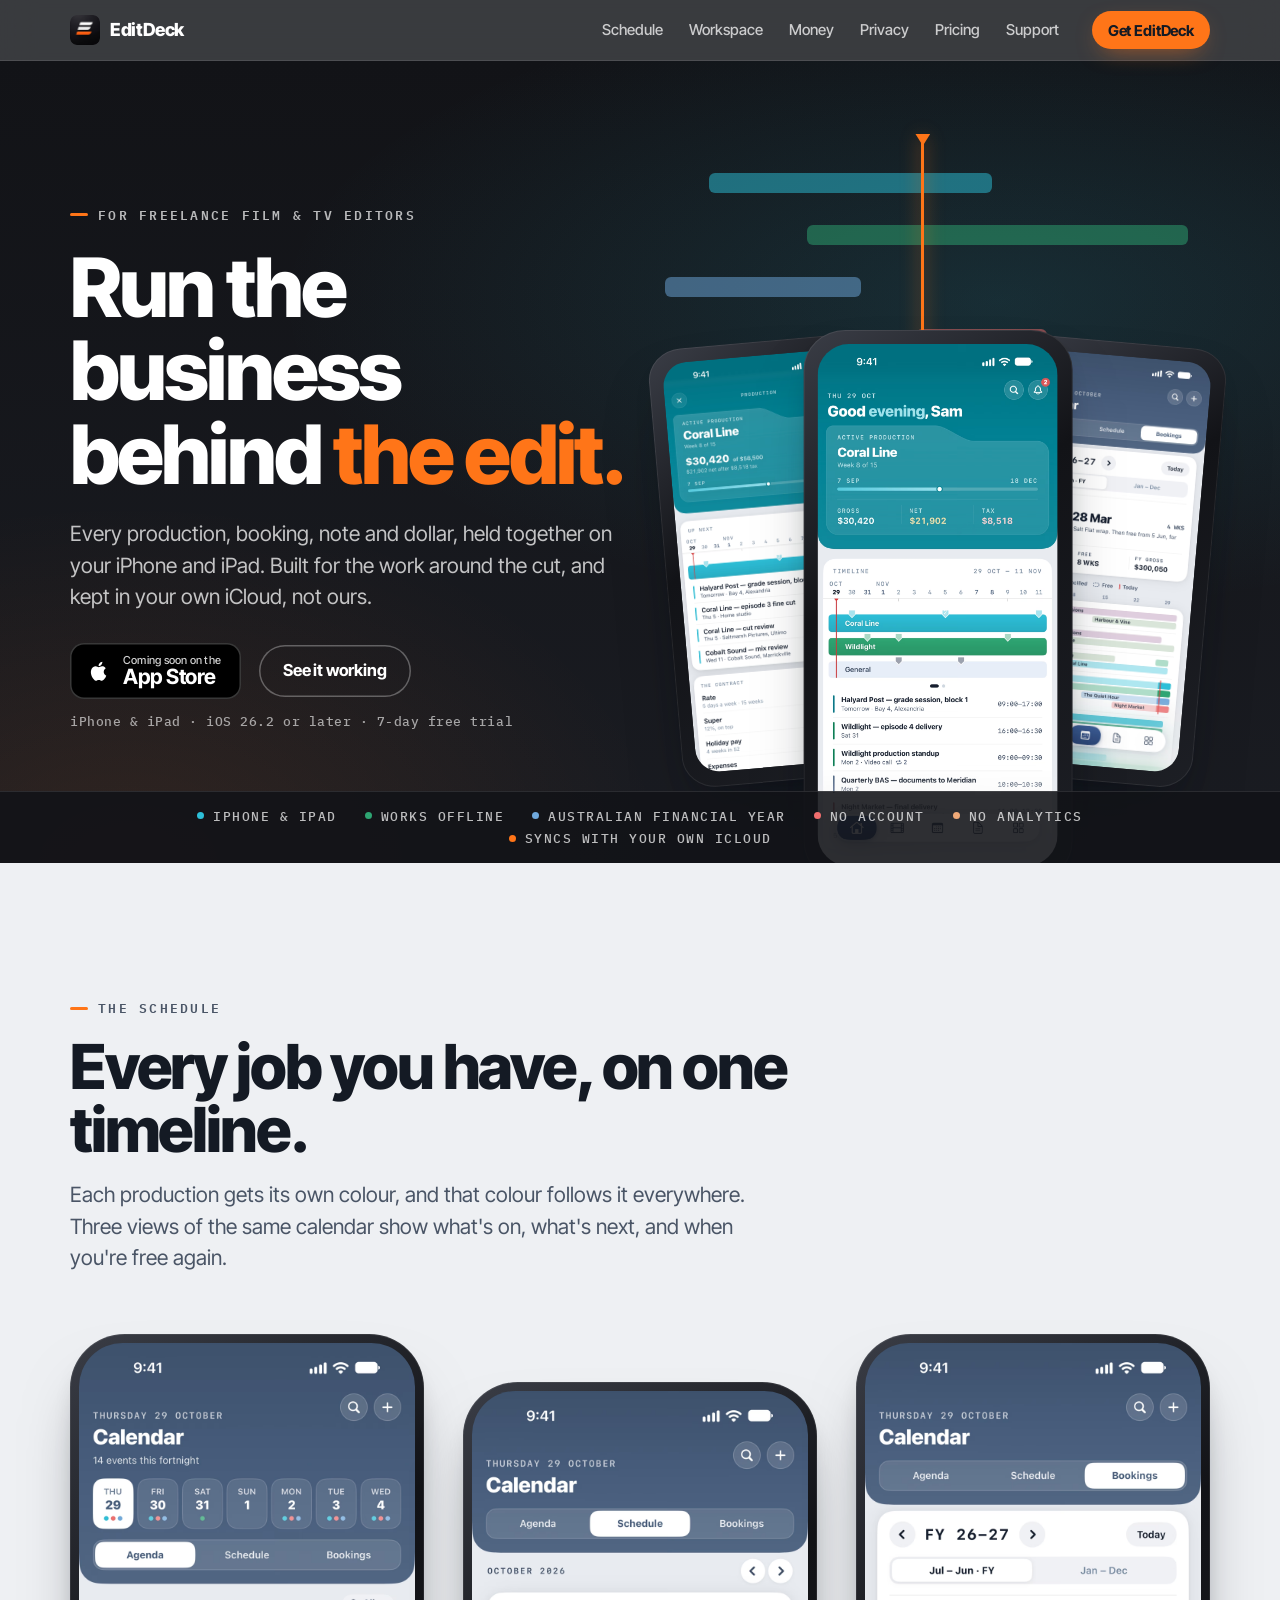
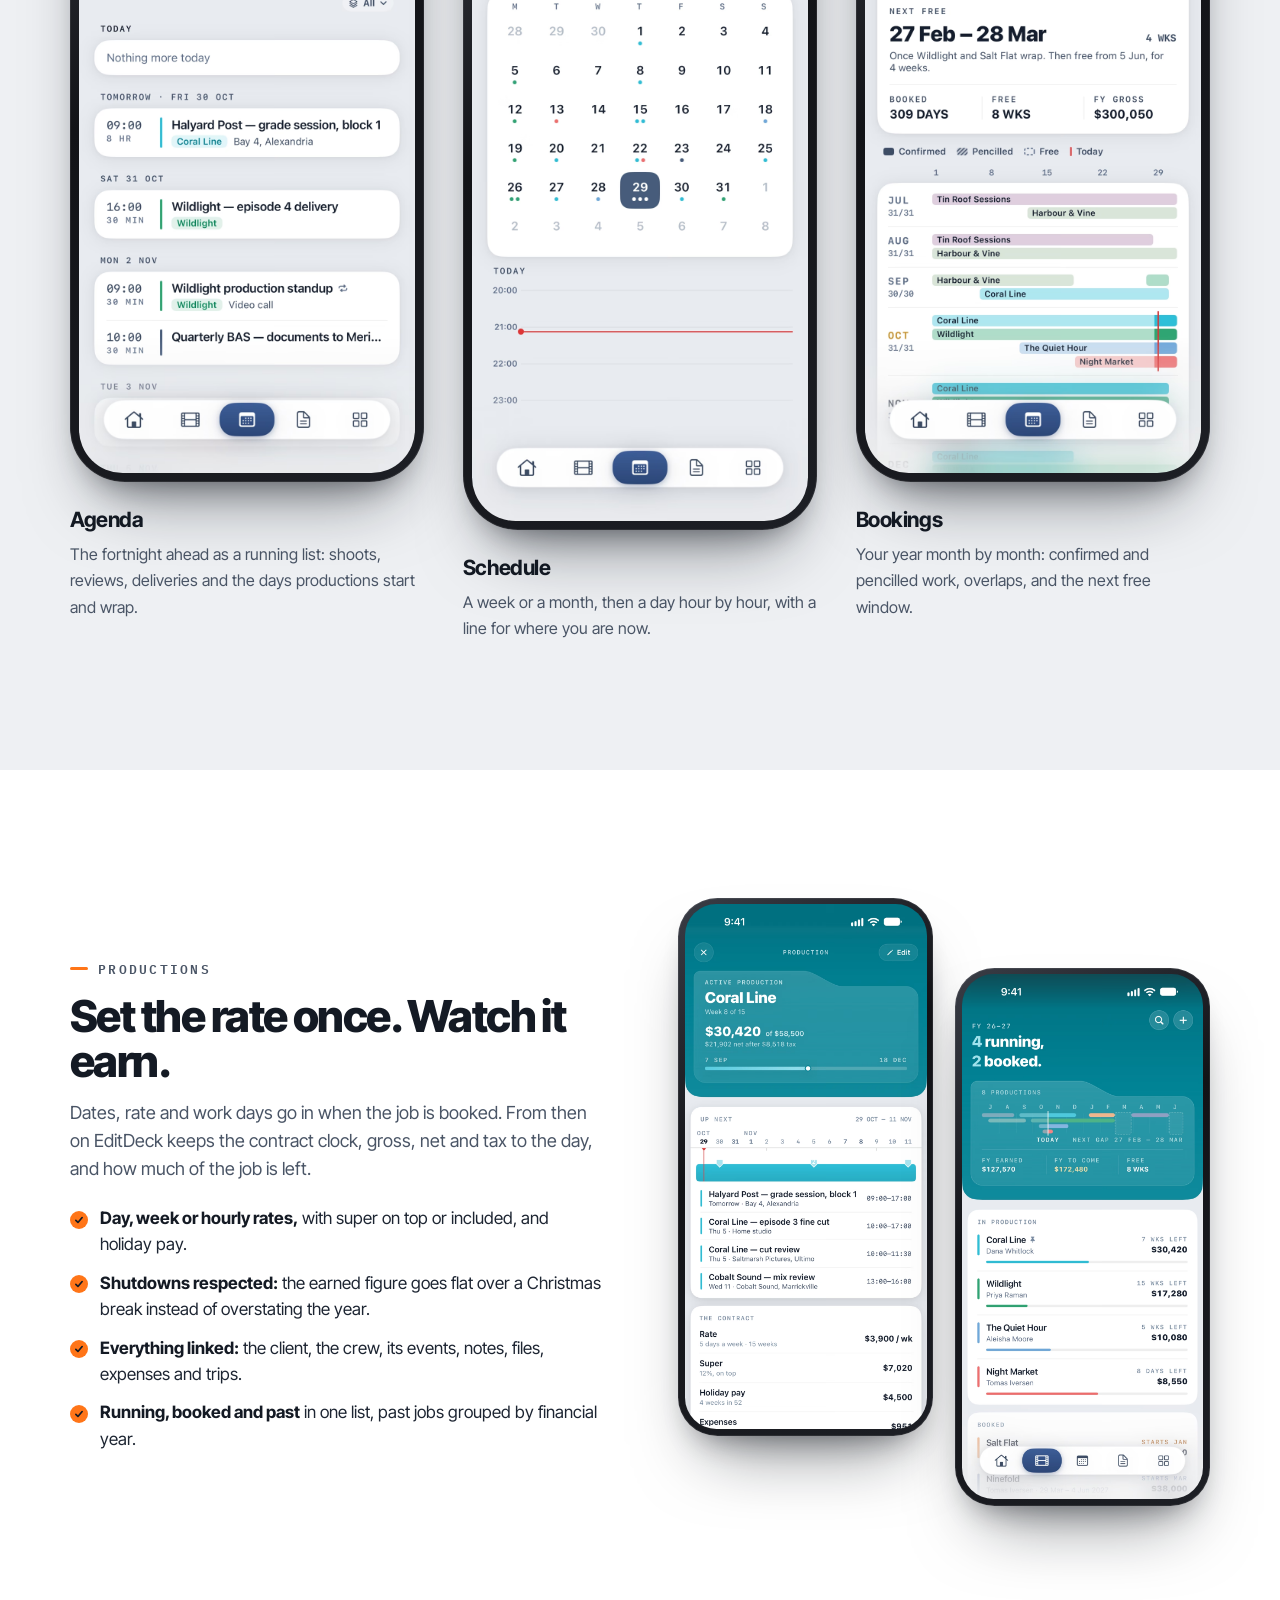
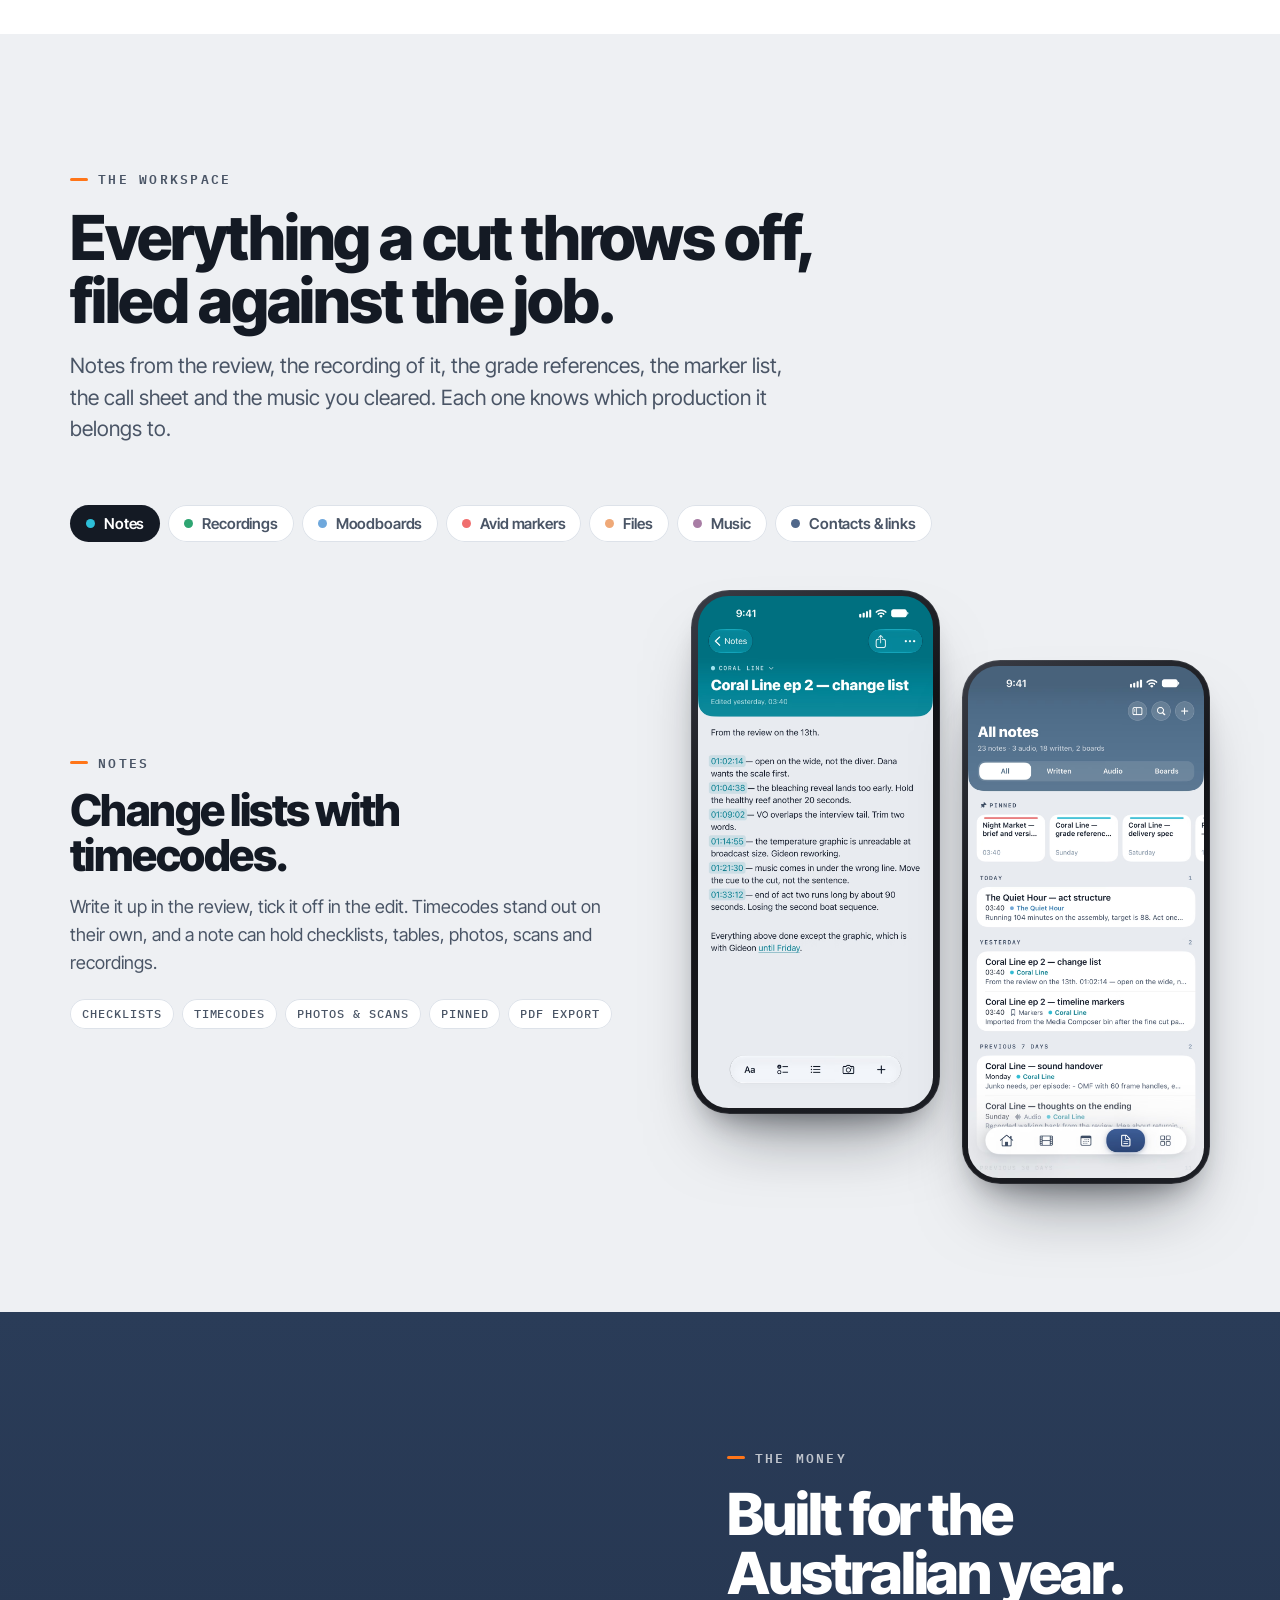
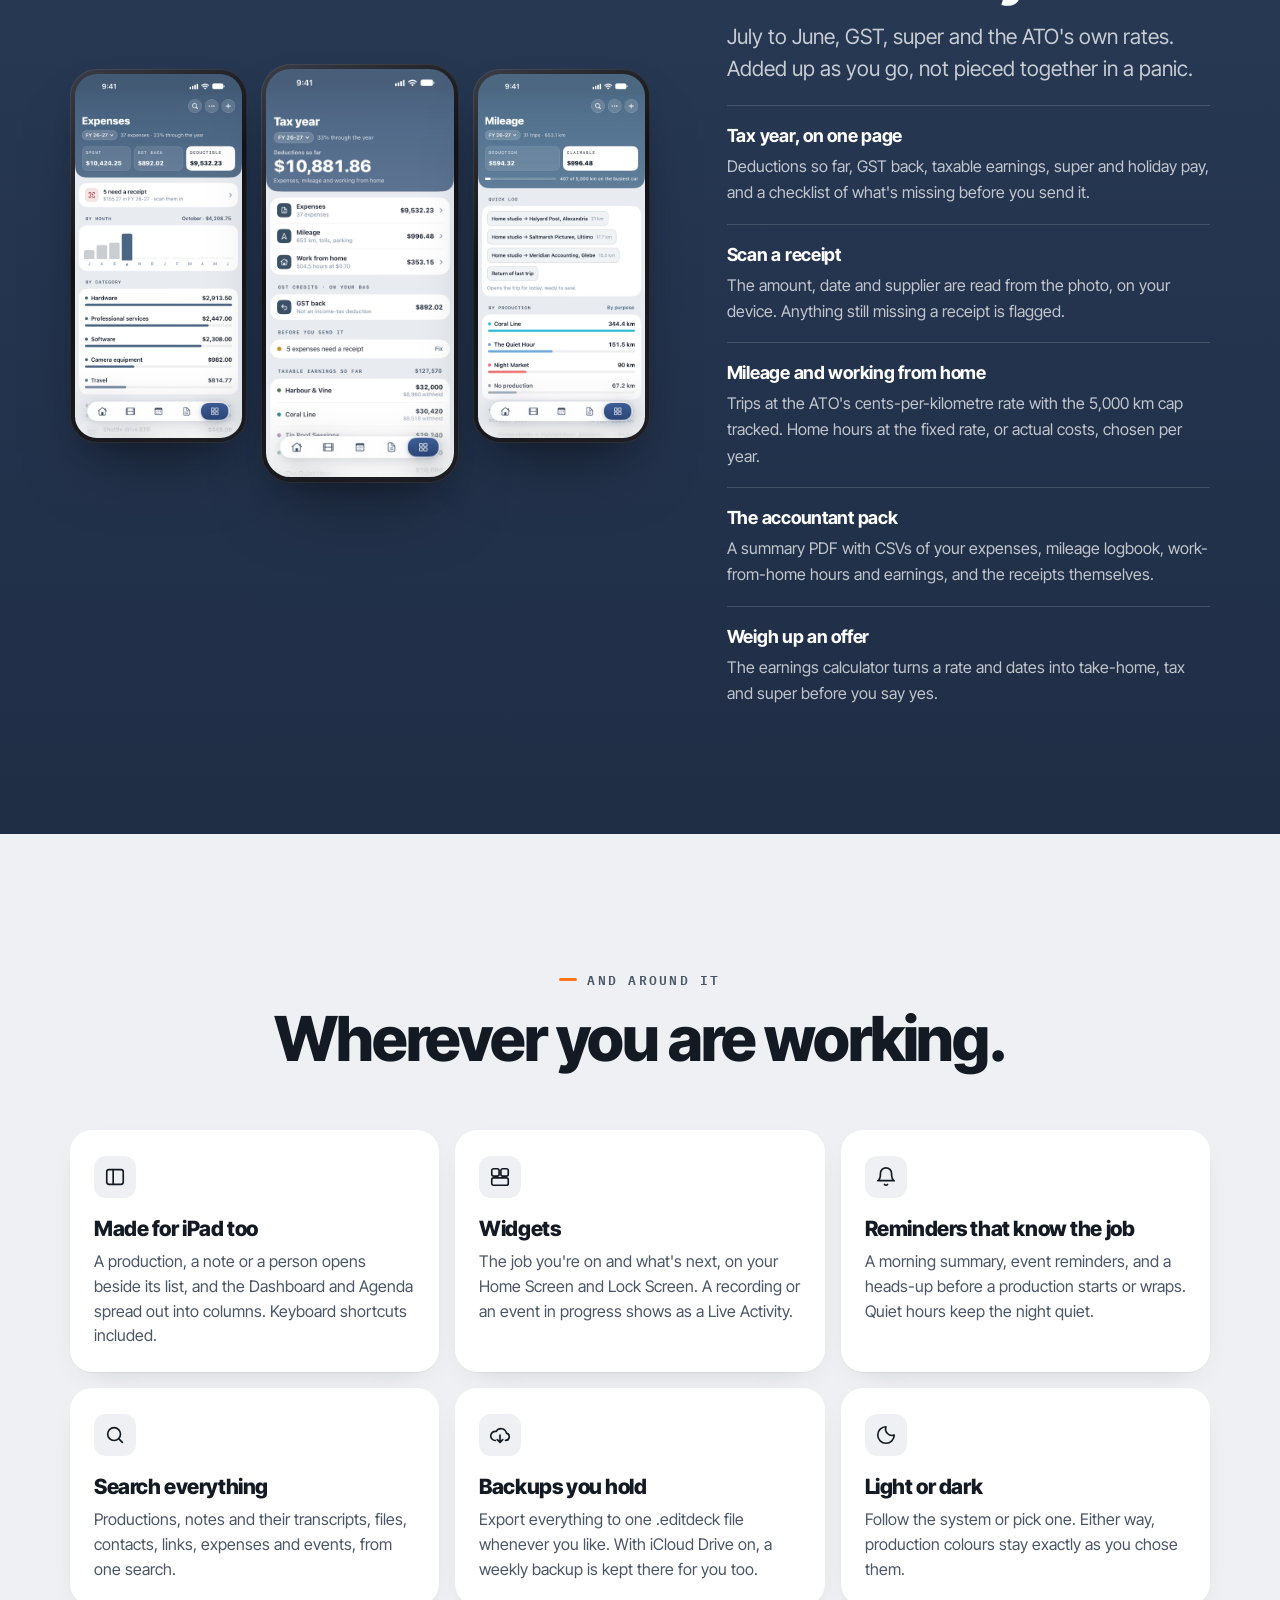
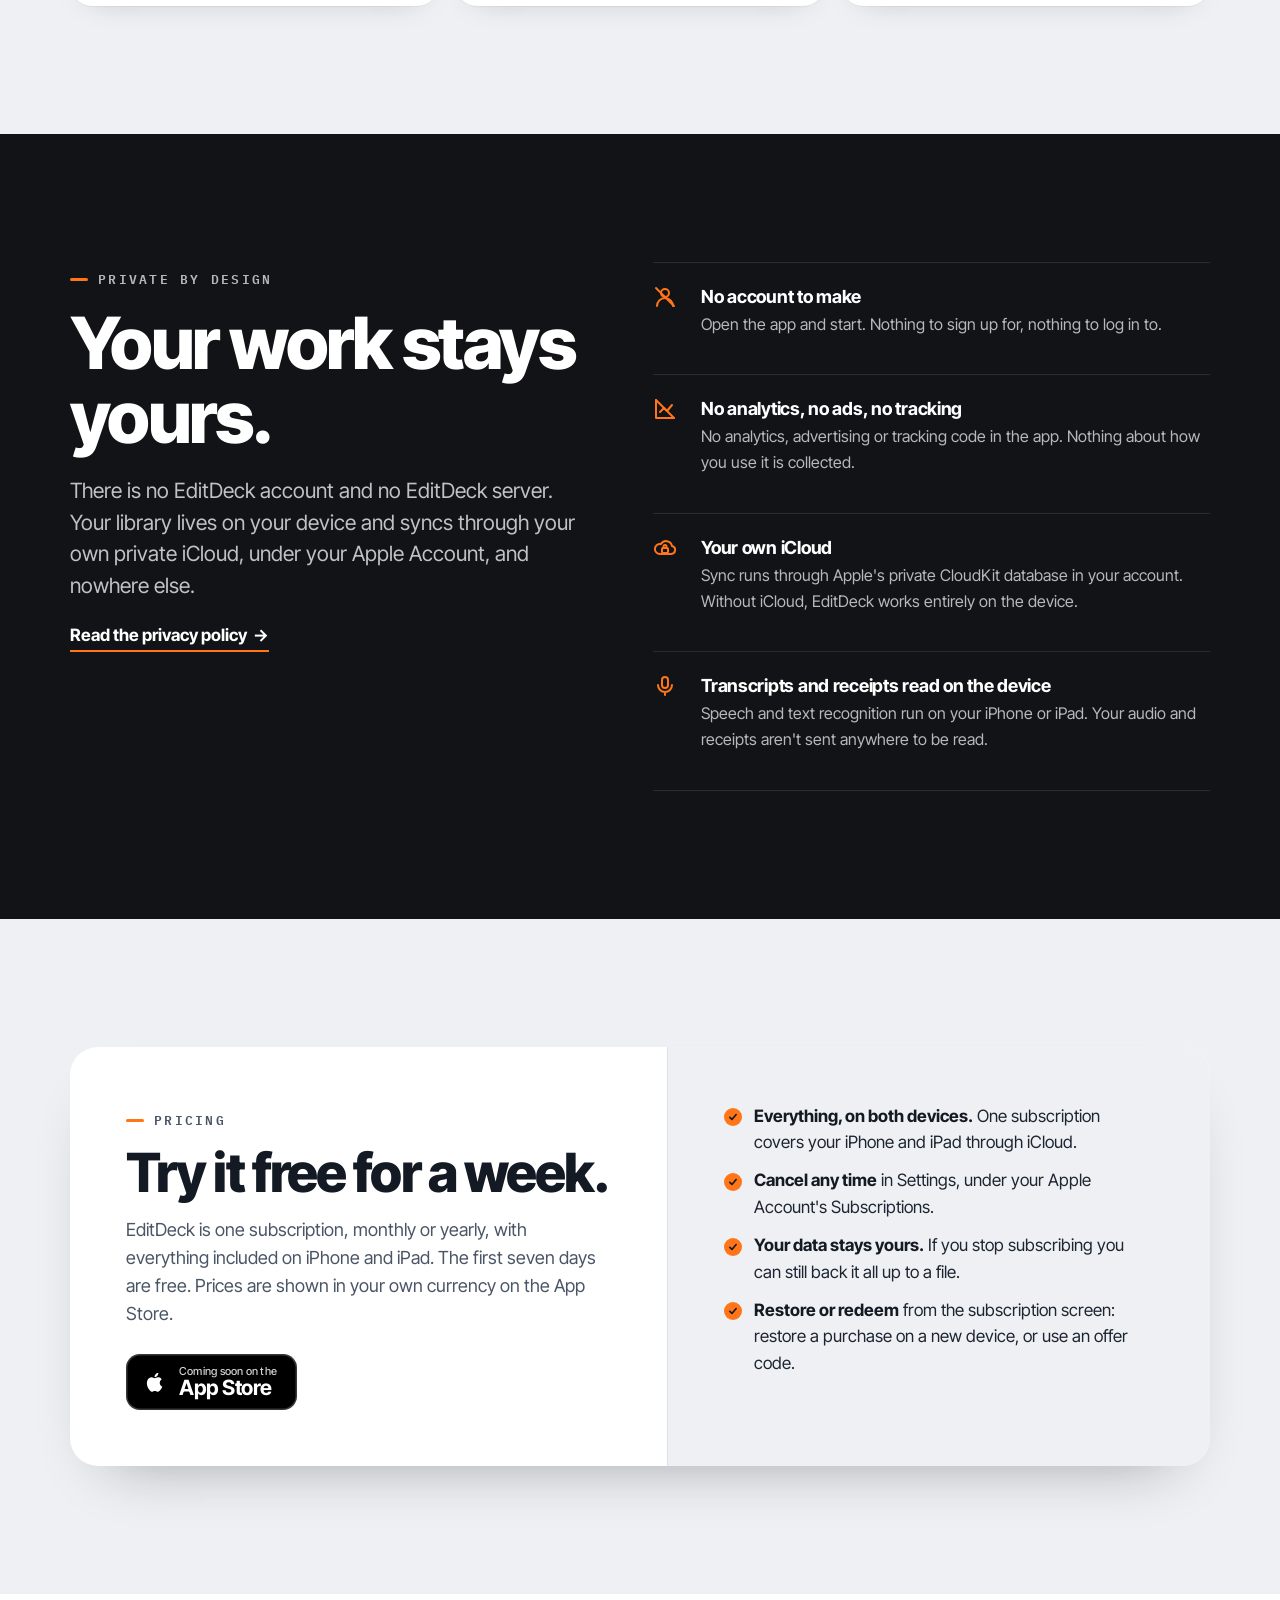
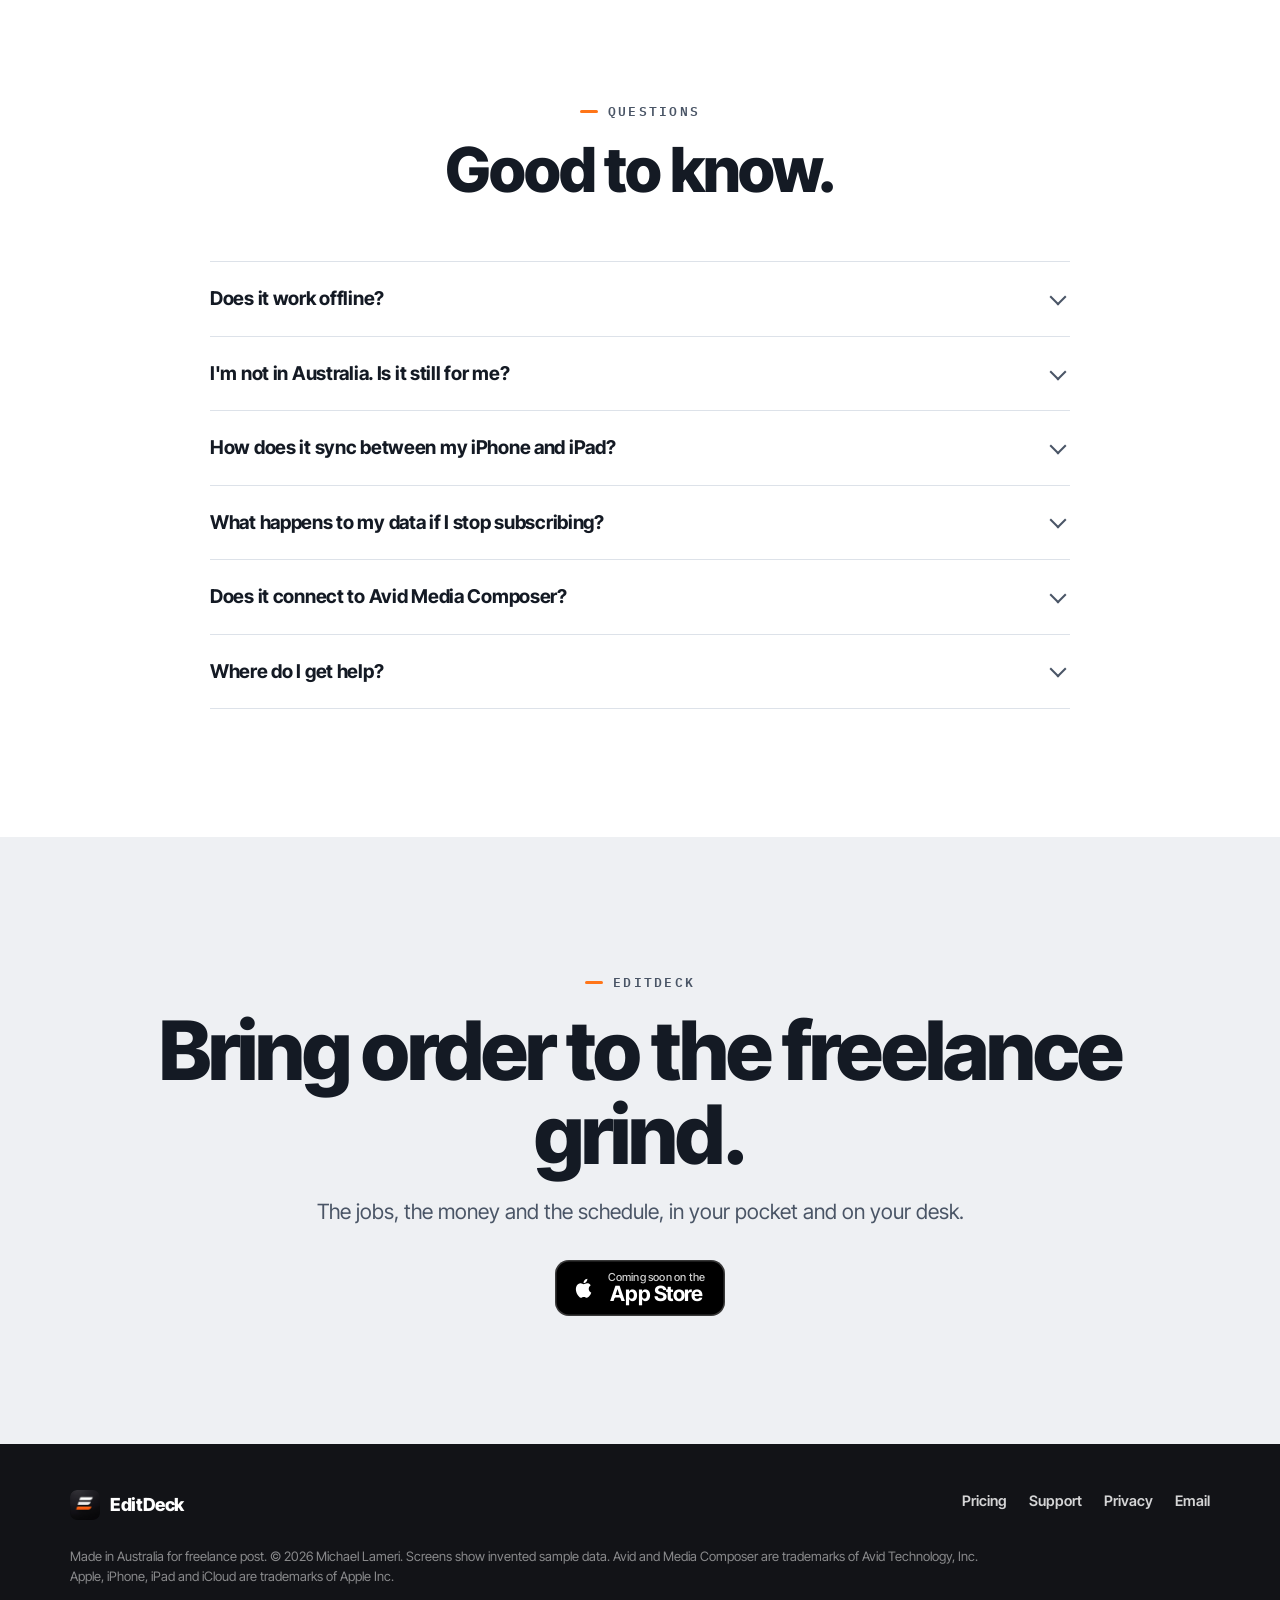
<file: index.html>
<!doctype html>
<html lang="en-AU">
<head>
<meta charset="utf-8">
<meta name="viewport" content="width=device-width, initial-scale=1">
<title>EditDeck · the production office for freelance editors</title>
<meta name="description" content="Productions, bookings, notes, recordings, files and Australian tax for freelance film and TV editors, on iPhone and iPad. No account, no analytics, synced through your own iCloud.">
<meta name="theme-color" content="#121317">
<meta name="color-scheme" content="light">
<link rel="canonical" href="https://mgit-26c0d3.github.io/EditDeckiOS/">
<meta property="og:type" content="website">
<meta property="og:site_name" content="EditDeck">
<meta property="og:title" content="EditDeck · the production office for freelance editors">
<meta property="og:description" content="Every production, booking, note and dollar, held together on your iPhone and iPad.">
<meta property="og:url" content="https://mgit-26c0d3.github.io/EditDeckiOS/">
<meta property="og:image" content="https://mgit-26c0d3.github.io/EditDeckiOS/images/og.jpg">
<meta property="og:image:width" content="1200">
<meta property="og:image:height" content="630">
<meta name="twitter:card" content="summary_large_image">
<link rel="icon" type="image/png" sizes="64x64" href="images/favicon-64.png">
<link rel="apple-touch-icon" href="apple-touch-icon.png">
<link rel="preconnect" href="https://fonts.googleapis.com">
<link rel="preconnect" href="https://fonts.gstatic.com" crossorigin>
<link href="https://fonts.googleapis.com/css2?family=Inter+Tight:wght@400..800&family=IBM+Plex+Mono:wght@500;600&display=swap" rel="stylesheet">
<link rel="stylesheet" href="site.css">
<link rel="preload" as="image" href="images/dashboard.avif" type="image/avif" fetchpriority="high">
<script>document.documentElement.classList.add('js')</script>
</head>
<body>
<a class="skip" href="#main">Skip to content</a>

<header class="nav">
  <div class="wrap">
    <a class="brand" href="#top" aria-label="EditDeck home"><img src="images/icon-128.png" width="30" height="30" alt="">EditDeck</a>
    <nav class="nav-links" aria-label="Sections">
      <a href="#schedule">Schedule</a>
      <a href="#workspace">Workspace</a>
      <a href="#money">Money</a>
      <a href="#privacy">Privacy</a>
      <a href="#pricing">Pricing</a>
      <a href="support.html">Support</a>
    </nav>
    <!-- APP-STORE-LINK -->
    <a class="btn" href="#pricing">Get EditDeck</a>
  </div>
</header>

<main id="main">

<!-- ── Hero ─────────────────────────────────────────── -->
<section class="hero on-dark" id="top">
  <div class="wrap">
    <div>
      <span class="eyebrow">For freelance film &amp; TV editors</span>
      <h1>Run the business behind <em>the edit.</em></h1>
      <p class="lede">Every production, booking, note and dollar, held together on your iPhone and iPad. Built for the work around the cut, and kept in your own iCloud, not ours.</p>
      <div class="cta-row">
        <!-- APP-STORE-LINK: at launch, set href to the App Store URL and change "Coming soon" to "Download on the" -->
        <a class="store" href="#pricing" aria-label="EditDeck is coming soon to the App Store">
          <svg viewBox="0 0 24 24" aria-hidden="true"><path fill="currentColor" d="M16.37 12.73c-.02-2.2 1.8-3.26 1.88-3.31-1.03-1.5-2.62-1.7-3.18-1.73-1.35-.14-2.64.8-3.33.8-.69 0-1.75-.78-2.88-.76-1.48.02-2.85.86-3.61 2.19-1.54 2.67-.39 6.62 1.11 8.79.73 1.06 1.6 2.25 2.74 2.21 1.1-.04 1.52-.71 2.85-.71 1.33 0 1.71.71 2.87.69 1.19-.02 1.94-1.08 2.66-2.15.84-1.23 1.19-2.42 1.21-2.48-.03-.01-2.31-.89-2.32-3.54zM14.2 6.27c.6-.73 1.01-1.75.9-2.77-.87.04-1.92.58-2.55 1.31-.56.65-1.05 1.69-.92 2.68.97.08 1.96-.49 2.57-1.22z"/></svg>
          <span><small>Coming soon on the</small><b>App Store</b></span>
        </a>
        <a class="btn ghost" href="#schedule">See it working</a>
      </div>
      <p class="fine">iPhone &amp; iPad · iOS 26.2 or later · 7-day free trial</p>
    </div>

    <div class="hero-art" aria-hidden="true">
      <div class="lanes"><i></i><i></i><i></i><i></i><i></i><b></b></div>
      <div class="phone p2">
        <picture><source srcset="images/production.avif" type="image/avif"><img src="images/production.jpg" width="880" height="1912" alt="" decoding="async"></picture>
      </div>
      <div class="phone p3">
        <picture><source srcset="images/bookings.avif" type="image/avif"><img src="images/bookings.jpg" width="880" height="1912" alt="" decoding="async"></picture>
      </div>
      <div class="phone p1">
        <picture><source srcset="images/dashboard.avif" type="image/avif"><img src="images/dashboard.jpg" width="880" height="1912" alt="" fetchpriority="high" decoding="async"></picture>
      </div>
    </div>
  </div>

  <div class="facts">
    <ul>
      <li style="--c:var(--p-coral)">iPhone &amp; iPad</li>
      <li style="--c:var(--p-wild)">Works offline</li>
      <li style="--c:var(--p-quiet)">Australian financial year</li>
      <li style="--c:var(--p-night)">No account</li>
      <li style="--c:var(--p-salt)">No analytics</li>
      <li>Syncs with your own iCloud</li>
    </ul>
  </div>
</section>

<!-- ── Schedule ─────────────────────────────────────── -->
<section class="sec" id="schedule">
  <div class="wrap">
    <div class="sec-head rv">
      <span class="eyebrow">The schedule</span>
      <h2>Every job you have, on one timeline.</h2>
      <p class="lede">Each production gets its own colour, and that colour follows it everywhere. Three views of the same calendar show what's on, what's next, and when you're free again.</p>
    </div>
    <div class="trio">
      <figure class="rv">
        <div class="phone"><picture><source srcset="images/agenda.avif" type="image/avif"><img src="images/agenda.jpg" width="880" height="1912" alt="The Agenda view: the next fortnight of reviews, deliveries and standups, each tagged with its production." loading="lazy" decoding="async"></picture></div>
        <figcaption><b>Agenda</b><span>The fortnight ahead as a running list: shoots, reviews, deliveries and the days productions start and wrap.</span></figcaption>
      </figure>
      <figure class="rv d1">
        <div class="phone"><picture><source srcset="images/schedule.avif" type="image/avif"><img src="images/schedule.jpg" width="880" height="1912" alt="The Schedule view: a month grid with a dot for each production's events, above today's timeline." loading="lazy" decoding="async"></picture></div>
        <figcaption><b>Schedule</b><span>A week or a month, then a day hour by hour, with a line for where you are now.</span></figcaption>
      </figure>
      <figure class="rv d2">
        <div class="phone"><picture><source srcset="images/bookings.avif" type="image/avif"><img src="images/bookings.jpg" width="880" height="1912" alt="The Bookings view: the financial year month by month, with the next free window called out at the top." loading="lazy" decoding="async"></picture></div>
        <figcaption><b>Bookings</b><span>Your year month by month: confirmed and pencilled work, overlaps, and the next free window.</span></figcaption>
      </figure>
    </div>
  </div>
</section>

<!-- ── Productions ──────────────────────────────────── -->
<section class="sec white" id="productions">
  <div class="wrap">
    <div class="split">
      <div class="copy rv">
        <span class="eyebrow">Productions</span>
        <h3>Set the rate once. Watch it earn.</h3>
        <p>Dates, rate and work days go in when the job is booked. From then on EditDeck keeps the contract clock, gross, net and tax to the day, and how much of the job is left.</p>
        <ul class="ticks">
          <li><b>Day, week or hourly rates,</b> with super on top or included, and holiday pay.</li>
          <li><b>Shutdowns respected:</b> the earned figure goes flat over a Christmas break instead of overstating the year.</li>
          <li><b>Everything linked:</b> the client, the crew, its events, notes, files, expenses and trips.</li>
          <li><b>Running, booked and past</b> in one list, past jobs grouped by financial year.</li>
        </ul>
      </div>
      <div class="pair rv d1">
        <div class="phone"><picture><source srcset="images/production.avif" type="image/avif"><img src="images/production.jpg" width="880" height="1912" alt="A production page: Coral Line, week 8 of 15, $30,420 earned of $58,500, with what's up next and the contract: rate, super and holiday pay." loading="lazy" decoding="async"></picture></div>
        <div class="phone"><picture><source srcset="images/productions.avif" type="image/avif"><img src="images/productions.jpg" width="880" height="1912" alt="The productions list: four running and two booked, with weeks left and earnings for each, above a year strip." loading="lazy" decoding="async"></picture></div>
      </div>
    </div>
  </div>
</section>

<!-- ── Workspace ────────────────────────────────────── -->
<section class="sec" id="workspace">
  <div class="wrap">
    <div class="sec-head rv">
      <span class="eyebrow">The workspace</span>
      <h2>Everything a cut throws off, filed against the job.</h2>
      <p class="lede">Notes from the review, the recording of it, the grade references, the marker list, the call sheet and the music you cleared. Each one knows which production it belongs to.</p>
    </div>

    <div class="tabs" role="tablist" aria-label="Workspace features" hidden>
      <button class="tab" role="tab" id="t-notes" aria-controls="p-notes" aria-selected="true" style="--c:var(--p-coral)"><i></i>Notes</button>
      <button class="tab" role="tab" id="t-rec" aria-controls="p-rec" aria-selected="false" tabindex="-1" style="--c:var(--p-wild)"><i></i>Recordings</button>
      <button class="tab" role="tab" id="t-mood" aria-controls="p-mood" aria-selected="false" tabindex="-1" style="--c:var(--p-quiet)"><i></i>Moodboards</button>
      <button class="tab" role="tab" id="t-avid" aria-controls="p-avid" aria-selected="false" tabindex="-1" style="--c:var(--p-night)"><i></i>Avid markers</button>
      <button class="tab" role="tab" id="t-files" aria-controls="p-files" aria-selected="false" tabindex="-1" style="--c:var(--p-salt)"><i></i>Files</button>
      <button class="tab" role="tab" id="t-music" aria-controls="p-music" aria-selected="false" tabindex="-1" style="--c:#a87da5"><i></i>Music</button>
      <button class="tab" role="tab" id="t-people" aria-controls="p-people" aria-selected="false" tabindex="-1" style="--c:var(--steel)"><i></i>Contacts &amp; links</button>
    </div>

    <div class="panel" role="tabpanel" id="p-notes" aria-labelledby="t-notes">
      <div class="copy">
        <span class="eyebrow">Notes</span>
        <h3>Change lists with timecodes.</h3>
        <p>Write it up in the review, tick it off in the edit. Timecodes stand out on their own, and a note can hold checklists, tables, photos, scans and recordings.</p>
        <div class="chips"><span>Checklists</span><span>Timecodes</span><span>Photos &amp; scans</span><span>Pinned</span><span>PDF export</span></div>
      </div>
      <div class="pair">
        <div class="phone"><picture><source srcset="images/note-written.avif" type="image/avif"><img src="images/note-written.jpg" width="880" height="1912" alt="A written note: a change list from a review, each line starting with a highlighted timecode." loading="lazy" decoding="async"></picture></div>
        <div class="phone"><picture><source srcset="images/notes.avif" type="image/avif"><img src="images/notes.jpg" width="880" height="1912" alt="All notes: pinned notes across the top, then today's, yesterday's and the week's notes with their productions." loading="lazy" decoding="async"></picture></div>
      </div>
    </div>

    <div class="panel" role="tabpanel" id="p-rec" aria-labelledby="t-rec">
      <div class="copy">
        <span class="eyebrow">Recordings</span>
        <h3>Record the review. Read it back.</h3>
        <p>Drop marks while you talk, then tap one to play from that moment. The transcript is written on your device, so the recording never leaves it to be transcribed.</p>
        <div class="chips"><span>Marks</span><span>On-device transcripts</span><span>Records in the background</span><span>Live Activity</span></div>
      </div>
      <div class="solo">
        <div class="phone"><picture><source srcset="images/note-audio.avif" type="image/avif"><img src="images/note-audio.jpg" width="880" height="1912" alt="An audio note: a waveform with three marks, a play button, the list of marks and a timestamped transcript." loading="lazy" decoding="async"></picture></div>
      </div>
    </div>

    <div class="panel" role="tabpanel" id="p-mood" aria-labelledby="t-mood">
      <div class="copy">
        <span class="eyebrow">Moodboards</span>
        <h3>References for the grade.</h3>
        <p>Stills, colour palettes and mood tags for a look, captioned and on one page. Share it with the colourist as a PDF.</p>
        <div class="chips"><span>Captions</span><span>Palettes</span><span>Mood tags</span><span>PDF</span></div>
      </div>
      <div class="solo">
        <div class="phone"><picture><source srcset="images/moodboard.avif" type="image/avif"><img src="images/moodboard.jpg" width="880" height="1912" alt="A moodboard of underwater reference stills, each captioned, tagged Cinematic, Moody and Soft." loading="lazy" decoding="async"></picture></div>
      </div>
    </div>

    <div class="panel" role="tabpanel" id="p-avid" aria-labelledby="t-avid">
      <div class="copy">
        <span class="eyebrow">Avid markers</span>
        <h3>Your marker list, off the workstation.</h3>
        <p>Import a marker list from Media Composer and work the notes anywhere. Flag, recolour, tick off what's done, then export the list back into the bin.</p>
        <div class="chips"><span>Import</span><span>Flag &amp; tick</span><span>Recolour</span><span>Export to Avid</span></div>
      </div>
      <div class="solo">
        <div class="phone"><picture><source srcset="images/avid-markers.avif" type="image/avif"><img src="images/avid-markers.jpg" width="880" height="1912" alt="An Avid marker note: 14 markers, 3 done and 3 flagged, each with its timecode, colour and track." loading="lazy" decoding="async"></picture></div>
      </div>
    </div>

    <div class="panel" role="tabpanel" id="p-files" aria-labelledby="t-files">
      <div class="copy">
        <span class="eyebrow">Files</span>
        <h3>The paperwork, by production.</h3>
        <p>Every production gets its own folders. Scan a call sheet or a contract with the camera, add photos and PDFs, and find them again under the job that produced them.</p>
        <div class="chips"><span>Document scanner</span><span>Per-production folders</span><span>Pinned</span><span>Recently deleted</span></div>
      </div>
      <div class="solo">
        <div class="phone"><picture><source srcset="images/files.avif" type="image/avif"><img src="images/files.jpg" width="880" height="1912" alt="Production files: Docs, Notes and Audio libraries, then each running production with its recent files and folders." loading="lazy" decoding="async"></picture></div>
      </div>
    </div>

    <div class="panel" role="tabpanel" id="p-music" aria-labelledby="t-music">
      <div class="copy">
        <span class="eyebrow">Music &amp; sound</span>
        <h3>Every track, ready for the cue sheet.</h3>
        <p>Songs, production-library tracks and sound effects, each logged against the productions that used it, so licences and cue sheets aren't a hunt at the end.</p>
        <div class="chips"><span>Commercial</span><span>Production library</span><span>Sound FX</span><span>By production</span></div>
      </div>
      <div class="solo">
        <div class="phone"><picture><source srcset="images/music.avif" type="image/avif"><img src="images/music.jpg" width="880" height="1912" alt="The music library: what's on now for each running production, and recently added tracks." loading="lazy" decoding="async"></picture></div>
      </div>
    </div>

    <div class="panel" role="tabpanel" id="p-people" aria-labelledby="t-people">
      <div class="copy">
        <span class="eyebrow">Contacts &amp; links</span>
        <h3>Clients and crew, linked to the work.</h3>
        <p>Each person shows the productions you did together, with notes and links alongside. Import from your iPhone's contacts, and keep client portals, stock sites and delivery specs a tap away.</p>
        <div class="chips"><span>Clients &amp; crew</span><span>Import from Contacts</span><span>Client portals</span><span>Delivery specs</span></div>
      </div>
      <div class="pair">
        <div class="phone"><picture><source srcset="images/contact.avif" type="image/avif"><img src="images/contact.jpg" width="880" height="1912" alt="A contact page for a client, with call, message and email buttons and the three productions done with them." loading="lazy" decoding="async"></picture></div>
        <div class="phone"><picture><source srcset="images/links.avif" type="image/avif"><img src="images/links.jpg" width="880" height="1912" alt="Saved links grouped by kind: client portals, reference, stock music, playlists and fonts." loading="lazy" decoding="async"></picture></div>
      </div>
    </div>
  </div>
</section>

<!-- ── Money ────────────────────────────────────────── -->
<section class="sec steel on-dark" id="money">
  <div class="wrap">
    <div class="money-grid">
      <div class="fan rv">
        <div class="phone"><picture><source srcset="images/expenses.avif" type="image/avif"><img src="images/expenses.jpg" width="880" height="1912" alt="Expenses: $10,424 spent this financial year, $892 GST back, spending by month and by category." loading="lazy" decoding="async"></picture></div>
        <div class="phone"><picture><source srcset="images/tax-year.avif" type="image/avif"><img src="images/tax-year.jpg" width="880" height="1912" alt="Tax year: $10,881 of deductions so far from expenses, mileage and working from home, then GST back and taxable earnings." loading="lazy" decoding="async"></picture></div>
        <div class="phone"><picture><source srcset="images/mileage.avif" type="image/avif"><img src="images/mileage.jpg" width="880" height="1912" alt="Mileage: 31 trips and 653 km, with quick-log routes and kilometres by production." loading="lazy" decoding="async"></picture></div>
      </div>
      <div class="rv d1">
        <span class="eyebrow">The money</span>
        <h2 style="font-size:clamp(36px,5vw,58px);margin:18px 0 18px">Built for the Australian year.</h2>
        <p class="lede">July to June, GST, super and the ATO's own rates. Added up as you go, not pieced together in a panic.</p>
        <div class="notes-list">
          <div><b>Tax year, on one page</b><span>Deductions so far, GST back, taxable earnings, super and holiday pay, and a checklist of what's missing before you send it.</span></div>
          <div><b>Scan a receipt</b><span>The amount, date and supplier are read from the photo, on your device. Anything still missing a receipt is flagged.</span></div>
          <div><b>Mileage and working from home</b><span>Trips at the ATO's cents-per-kilometre rate with the 5,000 km cap tracked. Home hours at the fixed rate, or actual costs, chosen per year.</span></div>
          <div><b>The accountant pack</b><span>A summary PDF with CSVs of your expenses, mileage logbook, work-from-home hours and earnings, and the receipts themselves.</span></div>
          <div><b>Weigh up an offer</b><span>The earnings calculator turns a rate and dates into take-home, tax and super before you say yes.</span></div>
        </div>
      </div>
    </div>
  </div>
</section>

<!-- ── Also ─────────────────────────────────────────── -->
<section class="sec" id="more">
  <div class="wrap">
    <div class="sec-head center rv">
      <span class="eyebrow">And around it</span>
      <h2>Wherever you are working.</h2>
    </div>
    <div class="cards">
      <div class="card rv">
        <div class="ico"><svg viewBox="0 0 24 24" fill="none" stroke="currentColor" stroke-width="1.8" stroke-linecap="round" stroke-linejoin="round"><rect x="3" y="4" width="18" height="16" rx="2.5"/><path d="M10 4v16"/></svg></div>
        <h3>Made for iPad too</h3>
        <p>A production, a note or a person opens beside its list, and the Dashboard and Agenda spread out into columns. Keyboard shortcuts included.</p>
      </div>
      <div class="card rv d1">
        <div class="ico"><svg viewBox="0 0 24 24" fill="none" stroke="currentColor" stroke-width="1.8" stroke-linecap="round" stroke-linejoin="round"><rect x="3" y="3" width="8" height="8" rx="2"/><rect x="13" y="3" width="8" height="8" rx="2"/><rect x="3" y="13" width="18" height="8" rx="2"/></svg></div>
        <h3>Widgets</h3>
        <p>The job you're on and what's next, on your Home Screen and Lock Screen. A recording or an event in progress shows as a Live Activity.</p>
      </div>
      <div class="card rv d2">
        <div class="ico"><svg viewBox="0 0 24 24" fill="none" stroke="currentColor" stroke-width="1.8" stroke-linecap="round" stroke-linejoin="round"><path d="M6 8a6 6 0 1 1 12 0c0 7 3 8 3 8H3s3-1 3-8"/><path d="M10.3 20a2 2 0 0 0 3.4 0"/></svg></div>
        <h3>Reminders that know the job</h3>
        <p>A morning summary, event reminders, and a heads-up before a production starts or wraps. Quiet hours keep the night quiet.</p>
      </div>
      <div class="card rv">
        <div class="ico"><svg viewBox="0 0 24 24" fill="none" stroke="currentColor" stroke-width="1.8" stroke-linecap="round" stroke-linejoin="round"><circle cx="11" cy="11" r="7"/><path d="m20 20-3.5-3.5"/></svg></div>
        <h3>Search everything</h3>
        <p>Productions, notes and their transcripts, files, contacts, links, expenses and events, from one search.</p>
      </div>
      <div class="card rv d1">
        <div class="ico"><svg viewBox="0 0 24 24" fill="none" stroke="currentColor" stroke-width="1.8" stroke-linecap="round" stroke-linejoin="round"><path d="M7 18a5 5 0 1 1 .9-9.9A6 6 0 0 1 19 10a4 4 0 0 1-1 7.9"/><path d="M12 12v8m-3-3 3 3 3-3"/></svg></div>
        <h3>Backups you hold</h3>
        <p>Export everything to one .editdeck file whenever you like. With iCloud Drive on, a weekly backup is kept there for you too.</p>
      </div>
      <div class="card rv d2">
        <div class="ico"><svg viewBox="0 0 24 24" fill="none" stroke="currentColor" stroke-width="1.8" stroke-linecap="round" stroke-linejoin="round"><path d="M12 3a9 9 0 1 0 9 9 7 7 0 0 1-9-9z"/></svg></div>
        <h3>Light or dark</h3>
        <p>Follow the system or pick one. Either way, production colours stay exactly as you chose them.</p>
      </div>
    </div>
  </div>
</section>

<!-- ── Privacy ──────────────────────────────────────── -->
<section class="sec dark on-dark" id="privacy">
  <div class="wrap priv">
    <div class="rv">
      <span class="eyebrow">Private by design</span>
      <h2>Your work stays yours.</h2>
      <p class="lede">There is no EditDeck account and no EditDeck server. Your library lives on your device and syncs through your own private iCloud, under your Apple Account, and nowhere else.</p>
      <a class="textlink" href="privacy-policy.html">Read the privacy policy <span aria-hidden="true">→</span></a>
    </div>
    <div class="priv-list rv d1">
      <div><svg viewBox="0 0 24 24" fill="none" stroke="currentColor" stroke-width="2" stroke-linecap="round" stroke-linejoin="round"><circle cx="12" cy="8" r="4"/><path d="M4 21a8 8 0 0 1 16 0"/><path d="M3 3l18 18"/></svg><p><b>No account to make</b><span>Open the app and start. Nothing to sign up for, nothing to log in to.</span></p></div>
      <div><svg viewBox="0 0 24 24" fill="none" stroke="currentColor" stroke-width="2" stroke-linecap="round" stroke-linejoin="round"><path d="M3 3v18h18"/><path d="m7 15 4-4 3 3 5-6"/><path d="M3 3l18 18"/></svg><p><b>No analytics, no ads, no tracking</b><span>No analytics, advertising or tracking code in the app. Nothing about how you use it is collected.</span></p></div>
      <div><svg viewBox="0 0 24 24" fill="none" stroke="currentColor" stroke-width="2" stroke-linecap="round" stroke-linejoin="round"><path d="M7 18a5 5 0 1 1 .9-9.9A6 6 0 0 1 19 10a4 4 0 0 1-1 7.9z"/><rect x="9" y="12" width="6" height="5" rx="1"/><path d="M10.5 12v-1.5a1.5 1.5 0 0 1 3 0V12"/></svg><p><b>Your own iCloud</b><span>Sync runs through Apple's private CloudKit database in your account. Without iCloud, EditDeck works entirely on the device.</span></p></div>
      <div><svg viewBox="0 0 24 24" fill="none" stroke="currentColor" stroke-width="2" stroke-linecap="round" stroke-linejoin="round"><rect x="9" y="3" width="6" height="11" rx="3"/><path d="M5 11a7 7 0 0 0 14 0M12 18v3"/></svg><p><b>Transcripts and receipts read on the device</b><span>Speech and text recognition run on your iPhone or iPad. Your audio and receipts aren't sent anywhere to be read.</span></p></div>
    </div>
  </div>
</section>

<!-- ── Pricing ──────────────────────────────────────── -->
<section class="sec" id="pricing">
  <div class="wrap">
    <div class="price rv">
      <div class="l">
        <span class="eyebrow">Pricing</span>
        <h2>Try it free for a week.</h2>
        <p>EditDeck is one subscription, monthly or yearly, with everything included on iPhone and iPad. The first seven days are free. Prices are shown in your own currency on the App Store.</p>
        <div class="cta-row">
          <!-- APP-STORE-LINK -->
          <a class="store" href="#pricing" aria-label="EditDeck is coming soon to the App Store">
            <svg viewBox="0 0 24 24" aria-hidden="true"><path fill="currentColor" d="M16.37 12.73c-.02-2.2 1.8-3.26 1.88-3.31-1.03-1.5-2.62-1.7-3.18-1.73-1.35-.14-2.64.8-3.33.8-.69 0-1.75-.78-2.88-.76-1.48.02-2.85.86-3.61 2.19-1.54 2.67-.39 6.62 1.11 8.79.73 1.06 1.6 2.25 2.74 2.21 1.1-.04 1.52-.71 2.85-.71 1.33 0 1.71.71 2.87.69 1.19-.02 1.94-1.08 2.66-2.15.84-1.23 1.19-2.42 1.21-2.48-.03-.01-2.31-.89-2.32-3.54zM14.2 6.27c.6-.73 1.01-1.75.9-2.77-.87.04-1.92.58-2.55 1.31-.56.65-1.05 1.69-.92 2.68.97.08 1.96-.49 2.57-1.22z"/></svg>
            <span><small>Coming soon on the</small><b>App Store</b></span>
          </a>
        </div>
      </div>
      <div class="r">
        <ul class="ticks" style="margin-top:0">
          <li><b>Everything, on both devices.</b> One subscription covers your iPhone and iPad through iCloud.</li>
          <li><b>Cancel any time</b> in Settings, under your Apple Account's Subscriptions.</li>
          <li><b>Your data stays yours.</b> If you stop subscribing you can still back it all up to a file.</li>
          <li><b>Restore or redeem</b> from the subscription screen: restore a purchase on a new device, or use an offer code.</li>
        </ul>
      </div>
    </div>
  </div>
</section>

<!-- ── FAQ ──────────────────────────────────────────── -->
<section class="sec white" id="faq" style="padding-top:clamp(64px,8vw,100px)">
  <div class="wrap">
    <div class="sec-head center rv">
      <span class="eyebrow">Questions</span>
      <h2>Good to know.</h2>
    </div>
    <div class="faq">
      <details>
        <summary>Does it work offline?</summary>
        <div class="a"><p>Yes. Everything lives on your device, so the whole app works without a connection. iCloud sync catches up when you're back online.</p></div>
      </details>
      <details>
        <summary>I'm not in Australia. Is it still for me?</summary>
        <div class="a"><p>The schedule, productions, notes, recordings, files, music and contacts work anywhere. The tax side (the July to June year, GST, super and the ATO's rates) is built around Australian rules, so those totals won't match another country's.</p></div>
      </details>
      <details>
        <summary>How does it sync between my iPhone and iPad?</summary>
        <div class="a"><p>Through iCloud, under your own Apple Account. Sign in to the same account on both and your library follows. There's no EditDeck server in between.</p></div>
      </details>
      <details>
        <summary>What happens to my data if I stop subscribing?</summary>
        <div class="a"><p>It stays on your device and in your iCloud. From the subscription screen you can still back everything up to an <code>.editdeck</code> file, and it's all there again if you come back.</p></div>
      </details>
      <details>
        <summary>Does it connect to Avid Media Composer?</summary>
        <div class="a"><p>Through files. Export a marker list from Media Composer, open it in EditDeck, work through it anywhere, then export the list back to bring it into the bin.</p></div>
      </details>
      <details>
        <summary>Where do I get help?</summary>
        <div class="a"><p>On the <a class="textlink" href="support.html">support page</a>, or email <a class="textlink" href="mailto:madebymikesupport@icloud.com">madebymikesupport@icloud.com</a>. Every message reaches the person who makes the app.</p></div>
      </details>
    </div>
  </div>
</section>

<!-- ── Closing ──────────────────────────────────────── -->
<section class="sec closing">
  <div class="wrap rv">
    <span class="eyebrow">EditDeck</span>
    <h2>Bring order to the freelance grind.</h2>
    <p class="lede">The jobs, the money and the schedule, in your pocket and on your desk.</p>
    <div class="cta-row">
      <!-- APP-STORE-LINK -->
      <a class="store" href="#pricing" aria-label="EditDeck is coming soon to the App Store">
        <svg viewBox="0 0 24 24" aria-hidden="true"><path fill="currentColor" d="M16.37 12.73c-.02-2.2 1.8-3.26 1.88-3.31-1.03-1.5-2.62-1.7-3.18-1.73-1.35-.14-2.64.8-3.33.8-.69 0-1.75-.78-2.88-.76-1.48.02-2.85.86-3.61 2.19-1.54 2.67-.39 6.62 1.11 8.79.73 1.06 1.6 2.25 2.74 2.21 1.1-.04 1.52-.71 2.85-.71 1.33 0 1.71.71 2.87.69 1.19-.02 1.94-1.08 2.66-2.15.84-1.23 1.19-2.42 1.21-2.48-.03-.01-2.31-.89-2.32-3.54zM14.2 6.27c.6-.73 1.01-1.75.9-2.77-.87.04-1.92.58-2.55 1.31-.56.65-1.05 1.69-.92 2.68.97.08 1.96-.49 2.57-1.22z"/></svg>
        <span><small>Coming soon on the</small><b>App Store</b></span>
      </a>
    </div>
  </div>
</section>

</main>

<footer class="foot">
  <div class="wrap">
    <a class="brand" href="#top"><img src="images/icon-128.png" width="30" height="30" alt="">EditDeck</a>
    <nav aria-label="Footer">
      <a href="#pricing">Pricing</a>
      <a href="support.html">Support</a>
      <a href="privacy-policy.html">Privacy</a>
      <a href="mailto:madebymikesupport@icloud.com">Email</a>
    </nav>
    <p class="small">Made in Australia for freelance post. © 2026 Michael Lameri. Screens show invented sample data. Avid and Media Composer are trademarks of Avid Technology, Inc. Apple, iPhone, iPad and iCloud are trademarks of Apple Inc.</p>
  </div>
</footer>

<script>
(function () {
  "use strict";
  // Workspace tabs: without JS every panel shows, stacked.
  var list = document.querySelector('.tabs');
  if (list) {
    var tabs = Array.prototype.slice.call(list.querySelectorAll('[role=tab]'));
    var show = function (tab, focus) {
      tabs.forEach(function (t) {
        var on = t === tab;
        t.setAttribute('aria-selected', on ? 'true' : 'false');
        t.tabIndex = on ? 0 : -1;
        document.getElementById(t.getAttribute('aria-controls')).hidden = !on;
      });
      if (focus) tab.focus();
    };
    list.hidden = false;
    show(tabs[0], false);
    tabs.forEach(function (t, i) {
      t.addEventListener('click', function () { show(t, false); });
      t.addEventListener('keydown', function (e) {
        var n = e.key === 'ArrowRight' ? i + 1 : e.key === 'ArrowLeft' ? i - 1 : e.key === 'Home' ? 0 : e.key === 'End' ? tabs.length - 1 : null;
        if (n === null) return;
        e.preventDefault();
        show(tabs[(n + tabs.length) % tabs.length], true);
      });
    });
  }
  // Reveal on scroll.
  var els = document.querySelectorAll('.rv');
  if (!('IntersectionObserver' in window)) { els.forEach(function (e) { e.classList.add('in'); }); return; }
  var io = new IntersectionObserver(function (es) {
    es.forEach(function (e) { if (e.isIntersecting) { e.target.classList.add('in'); io.unobserve(e.target); } });
  }, { threshold: 0.12, rootMargin: '0px 0px -6% 0px' });
  els.forEach(function (e) { io.observe(e); });
})();
</script>
</body>
</html>
</file>
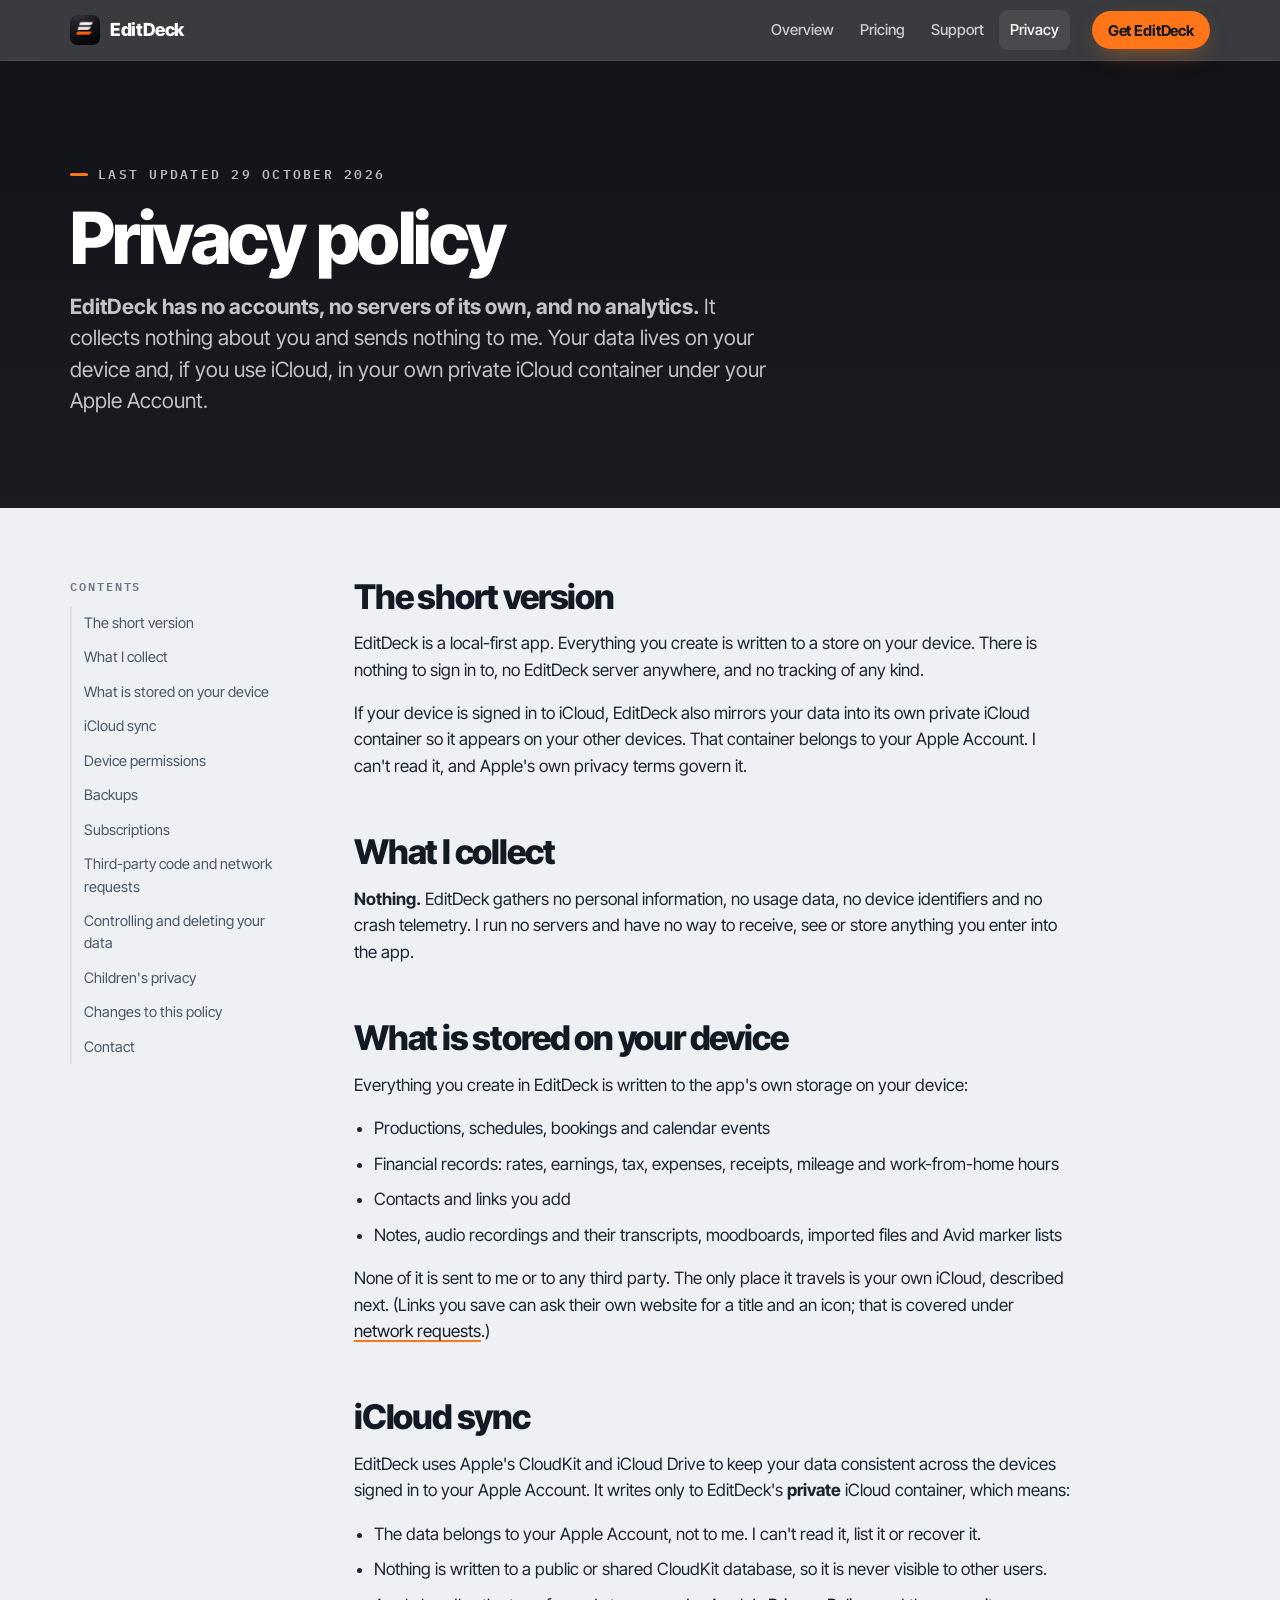
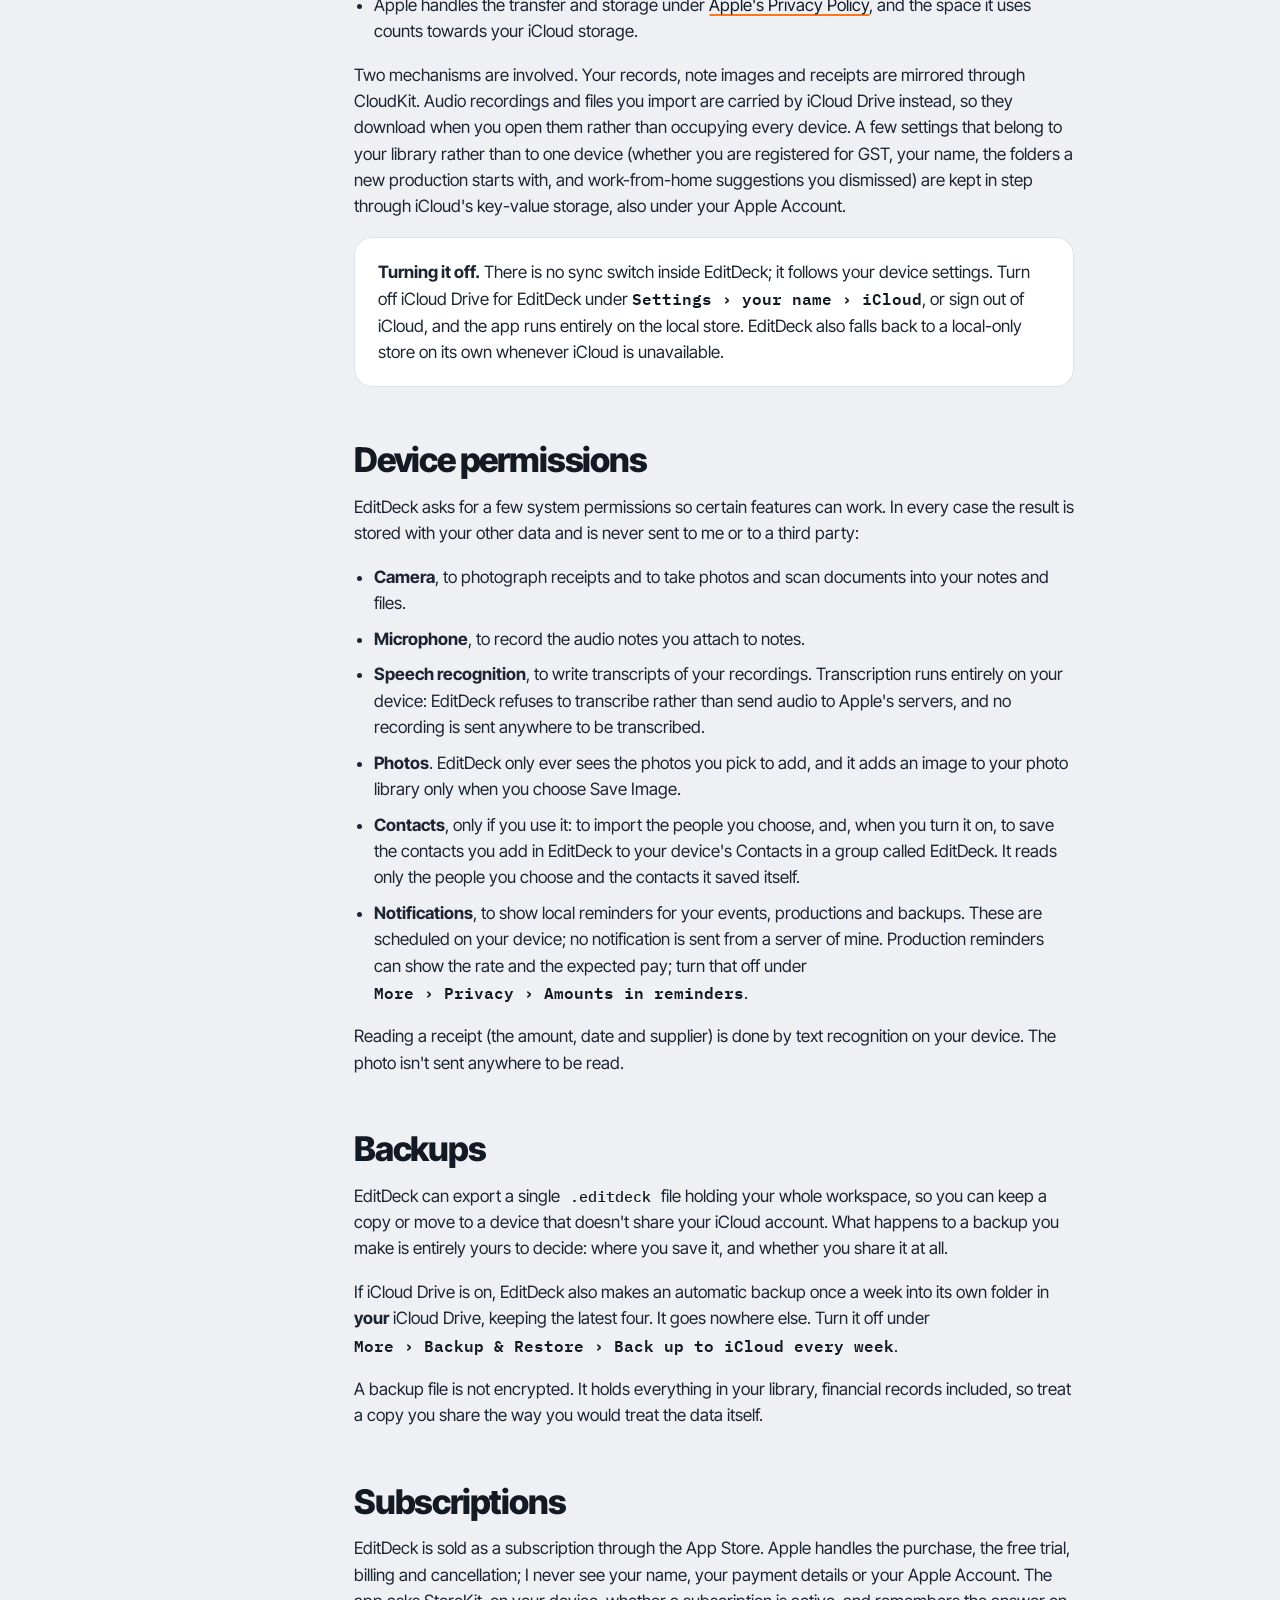
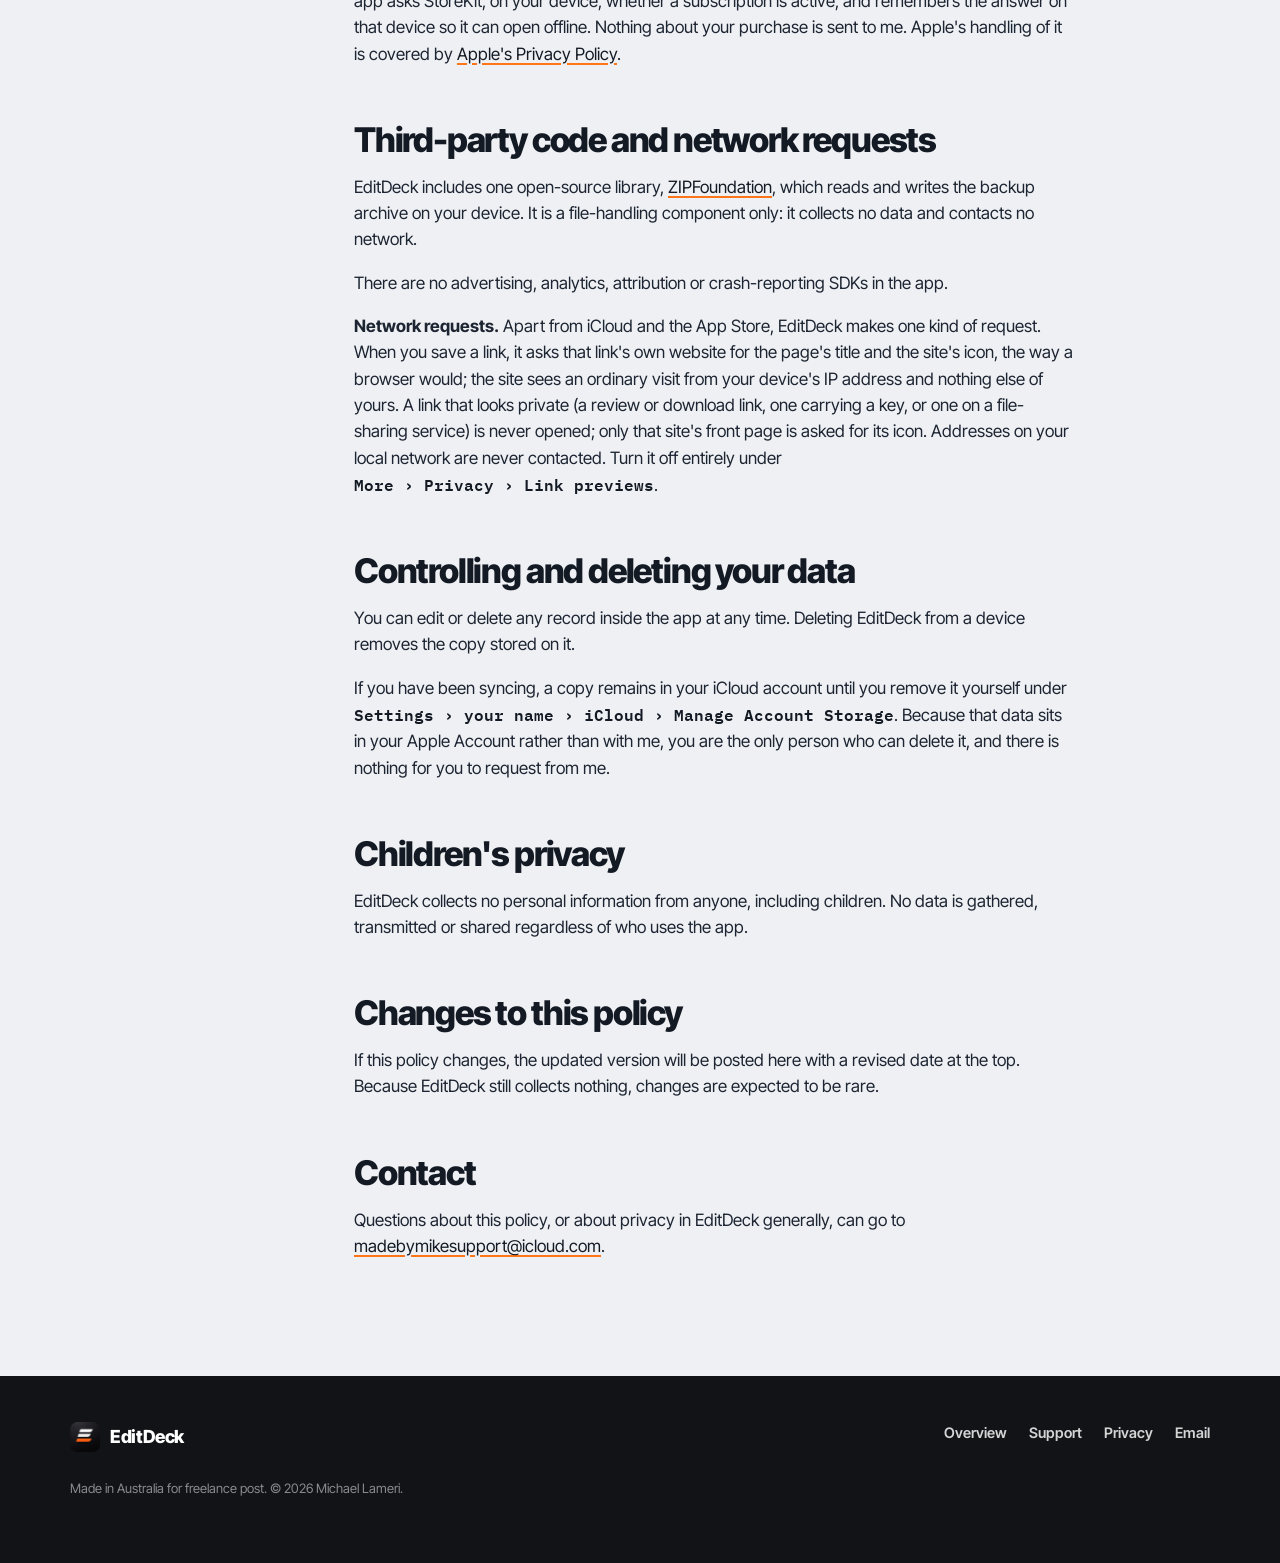
<file: privacy-policy.html>
<!doctype html>
<html lang="en-AU">
<head>
<meta charset="utf-8">
<meta name="viewport" content="width=device-width, initial-scale=1">
<title>Privacy policy · EditDeck</title>
<meta name="description" content="EditDeck has no accounts, no servers of its own and no analytics. What it stores, what iCloud carries, and how to delete it.">
<meta name="theme-color" content="#121317">
<meta name="color-scheme" content="light">
<link rel="canonical" href="https://mgit-26c0d3.github.io/EditDeckiOS/privacy-policy.html">
<link rel="icon" type="image/png" sizes="64x64" href="images/favicon-64.png">
<link rel="apple-touch-icon" href="apple-touch-icon.png">
<link rel="preconnect" href="https://fonts.googleapis.com">
<link rel="preconnect" href="https://fonts.gstatic.com" crossorigin>
<link href="https://fonts.googleapis.com/css2?family=Inter+Tight:wght@400..800&family=IBM+Plex+Mono:wght@500;600&display=swap" rel="stylesheet">
<link rel="stylesheet" href="site.css">
</head>
<body>
<a class="skip" href="#main">Skip to content</a>

<header class="nav">
  <div class="wrap">
    <a class="brand" href="./" aria-label="EditDeck home"><img src="images/icon-128.png" width="30" height="30" alt="">EditDeck</a>
    <nav class="nav-links" aria-label="Site">
      <a href="./">Overview</a>
      <a href="./#pricing">Pricing</a>
      <a href="support.html">Support</a>
      <a href="privacy-policy.html" aria-current="page">Privacy</a>
    </nav>
    <a class="btn" href="./#pricing">Get EditDeck</a>
  </div>
</header>

<main id="main">
<section class="doc-hero on-dark">
  <div class="wrap">
    <span class="eyebrow">Last updated 29 October 2026</span>
    <h1>Privacy policy</h1>
    <p class="lede"><b>EditDeck has no accounts, no servers of its own, and no analytics.</b> It collects nothing about you and sends nothing to me. Your data lives on your device and, if you use iCloud, in your own private iCloud container under your Apple Account.</p>
  </div>
</section>

<div class="doc-wrap">
  <nav class="toc" aria-label="Contents">
    <b>Contents</b>
    <a href="#short">The short version</a>
    <a href="#collect">What I collect</a>
    <a href="#device">What is stored on your device</a>
    <a href="#icloud">iCloud sync</a>
    <a href="#permissions">Device permissions</a>
    <a href="#backups">Backups</a>
    <a href="#subscriptions">Subscriptions</a>
    <a href="#thirdparty">Third-party code and network requests</a>
    <a href="#control">Controlling and deleting your data</a>
    <a href="#children">Children's privacy</a>
    <a href="#changes">Changes to this policy</a>
    <a href="#contact">Contact</a>
  </nav>

  <article class="doc">
    <h2 id="short">The short version</h2>
    <p>EditDeck is a local-first app. Everything you create is written to a store on your device. There is nothing to sign in to, no EditDeck server anywhere, and no tracking of any kind.</p>
    <p>If your device is signed in to iCloud, EditDeck also mirrors your data into its own private iCloud container so it appears on your other devices. That container belongs to your Apple Account. I can't read it, and Apple's own privacy terms govern it.</p>

    <h2 id="collect">What I collect</h2>
    <p><strong>Nothing.</strong> EditDeck gathers no personal information, no usage data, no device identifiers and no crash telemetry. I run no servers and have no way to receive, see or store anything you enter into the app.</p>

    <h2 id="device">What is stored on your device</h2>
    <p>Everything you create in EditDeck is written to the app's own storage on your device:</p>
    <ul>
      <li>Productions, schedules, bookings and calendar events</li>
      <li>Financial records: rates, earnings, tax, expenses, receipts, mileage and work-from-home hours</li>
      <li>Contacts and links you add</li>
      <li>Notes, audio recordings and their transcripts, moodboards, imported files and Avid marker lists</li>
    </ul>
    <p>None of it is sent to me or to any third party. The only place it travels is your own iCloud, described next. (Links you save can ask their own website for a title and an icon; that is covered under <a href="#thirdparty">network requests</a>.)</p>

    <h2 id="icloud">iCloud sync</h2>
    <p>EditDeck uses Apple's CloudKit and iCloud Drive to keep your data consistent across the devices signed in to your Apple Account. It writes only to EditDeck's <strong>private</strong> iCloud container, which means:</p>
    <ul>
      <li>The data belongs to your Apple Account, not to me. I can't read it, list it or recover it.</li>
      <li>Nothing is written to a public or shared CloudKit database, so it is never visible to other users.</li>
      <li>Apple handles the transfer and storage under <a href="https://www.apple.com/legal/privacy/" rel="noopener">Apple's Privacy Policy</a>, and the space it uses counts towards your iCloud storage.</li>
    </ul>
    <p>Two mechanisms are involved. Your records, note images and receipts are mirrored through CloudKit. Audio recordings and files you import are carried by iCloud Drive instead, so they download when you open them rather than occupying every device. A few settings that belong to your library rather than to one device (whether you are registered for GST, your name, the folders a new production starts with, and work-from-home suggestions you dismissed) are kept in step through iCloud's key-value storage, also under your Apple Account.</p>
    <div class="callout">
      <p><b>Turning it off.</b> There is no sync switch inside EditDeck; it follows your device settings. Turn off iCloud Drive for EditDeck under <span class="path">Settings › your name › iCloud</span>, or sign out of iCloud, and the app runs entirely on the local store. EditDeck also falls back to a local-only store on its own whenever iCloud is unavailable.</p>
    </div>

    <h2 id="permissions">Device permissions</h2>
    <p>EditDeck asks for a few system permissions so certain features can work. In every case the result is stored with your other data and is never sent to me or to a third party:</p>
    <ul>
      <li><strong>Camera</strong>, to photograph receipts and to take photos and scan documents into your notes and files.</li>
      <li><strong>Microphone</strong>, to record the audio notes you attach to notes.</li>
      <li><strong>Speech recognition</strong>, to write transcripts of your recordings. Transcription runs entirely on your device: EditDeck refuses to transcribe rather than send audio to Apple's servers, and no recording is sent anywhere to be transcribed.</li>
      <li><strong>Photos</strong>. EditDeck only ever sees the photos you pick to add, and it adds an image to your photo library only when you choose Save Image.</li>
      <li><strong>Contacts</strong>, only if you use it: to import the people you choose, and, when you turn it on, to save the contacts you add in EditDeck to your device's Contacts in a group called EditDeck. It reads only the people you choose and the contacts it saved itself.</li>
      <li><strong>Notifications</strong>, to show local reminders for your events, productions and backups. These are scheduled on your device; no notification is sent from a server of mine. Production reminders can show the rate and the expected pay; turn that off under <span class="path">More › Privacy › Amounts in reminders</span>.</li>
    </ul>
    <p>Reading a receipt (the amount, date and supplier) is done by text recognition on your device. The photo isn't sent anywhere to be read.</p>

    <h2 id="backups">Backups</h2>
    <p>EditDeck can export a single <code>.editdeck</code> file holding your whole workspace, so you can keep a copy or move to a device that doesn't share your iCloud account. What happens to a backup you make is entirely yours to decide: where you save it, and whether you share it at all.</p>
    <p>If iCloud Drive is on, EditDeck also makes an automatic backup once a week into its own folder in <strong>your</strong> iCloud Drive, keeping the latest four. It goes nowhere else. Turn it off under <span class="path">More › Backup &amp; Restore › Back up to iCloud every week</span>.</p>
    <p>A backup file is not encrypted. It holds everything in your library, financial records included, so treat a copy you share the way you would treat the data itself.</p>

    <h2 id="subscriptions">Subscriptions</h2>
    <p>EditDeck is sold as a subscription through the App Store. Apple handles the purchase, the free trial, billing and cancellation; I never see your name, your payment details or your Apple Account. The app asks StoreKit, on your device, whether a subscription is active, and remembers the answer on that device so it can open offline. Nothing about your purchase is sent to me. Apple's handling of it is covered by <a href="https://www.apple.com/legal/privacy/" rel="noopener">Apple's Privacy Policy</a>.</p>

    <h2 id="thirdparty">Third-party code and network requests</h2>
    <p>EditDeck includes one open-source library, <a href="https://github.com/weichsel/ZIPFoundation" rel="noopener">ZIPFoundation</a>, which reads and writes the backup archive on your device. It is a file-handling component only: it collects no data and contacts no network.</p>
    <p>There are no advertising, analytics, attribution or crash-reporting SDKs in the app.</p>
    <p><b>Network requests.</b> Apart from iCloud and the App Store, EditDeck makes one kind of request. When you save a link, it asks that link's own website for the page's title and the site's icon, the way a browser would; the site sees an ordinary visit from your device's IP address and nothing else of yours. A link that looks private (a review or download link, one carrying a key, or one on a file-sharing service) is never opened; only that site's front page is asked for its icon. Addresses on your local network are never contacted. Turn it off entirely under <span class="path">More › Privacy › Link previews</span>.</p>

    <h2 id="control">Controlling and deleting your data</h2>
    <p>You can edit or delete any record inside the app at any time. Deleting EditDeck from a device removes the copy stored on it.</p>
    <p>If you have been syncing, a copy remains in your iCloud account until you remove it yourself under <span class="path">Settings › your name › iCloud › Manage Account Storage</span>. Because that data sits in your Apple Account rather than with me, you are the only person who can delete it, and there is nothing for you to request from me.</p>

    <h2 id="children">Children's privacy</h2>
    <p>EditDeck collects no personal information from anyone, including children. No data is gathered, transmitted or shared regardless of who uses the app.</p>

    <h2 id="changes">Changes to this policy</h2>
    <p>If this policy changes, the updated version will be posted here with a revised date at the top. Because EditDeck still collects nothing, changes are expected to be rare.</p>

    <h2 id="contact">Contact</h2>
    <p>Questions about this policy, or about privacy in EditDeck generally, can go to <a href="mailto:madebymikesupport@icloud.com">madebymikesupport@icloud.com</a>.</p>
  </article>
</div>
</main>

<footer class="foot">
  <div class="wrap">
    <a class="brand" href="./"><img src="images/icon-128.png" width="30" height="30" alt="">EditDeck</a>
    <nav aria-label="Footer">
      <a href="./">Overview</a>
      <a href="support.html">Support</a>
      <a href="privacy-policy.html">Privacy</a>
      <a href="mailto:madebymikesupport@icloud.com">Email</a>
    </nav>
    <p class="small">Made in Australia for freelance post. © 2026 Michael Lameri.</p>
  </div>
</footer>
</body>
</html>
</file>
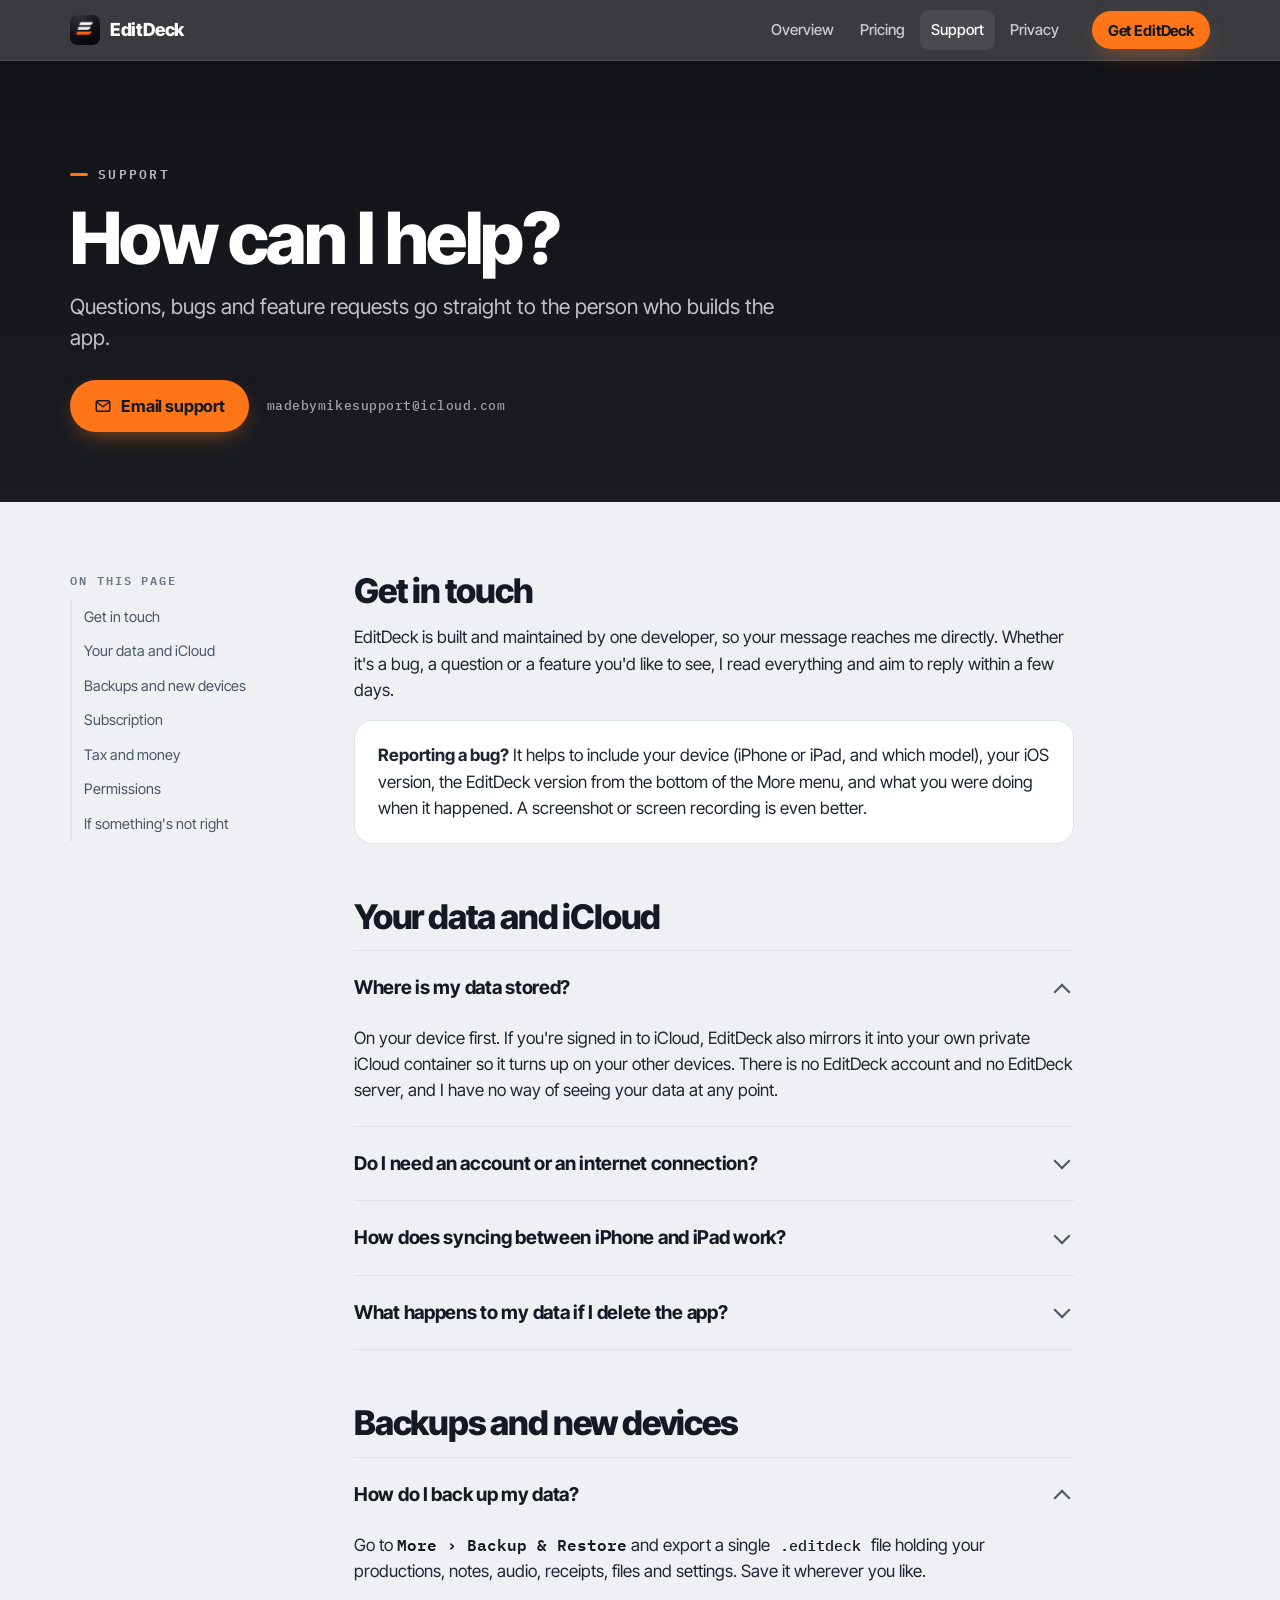
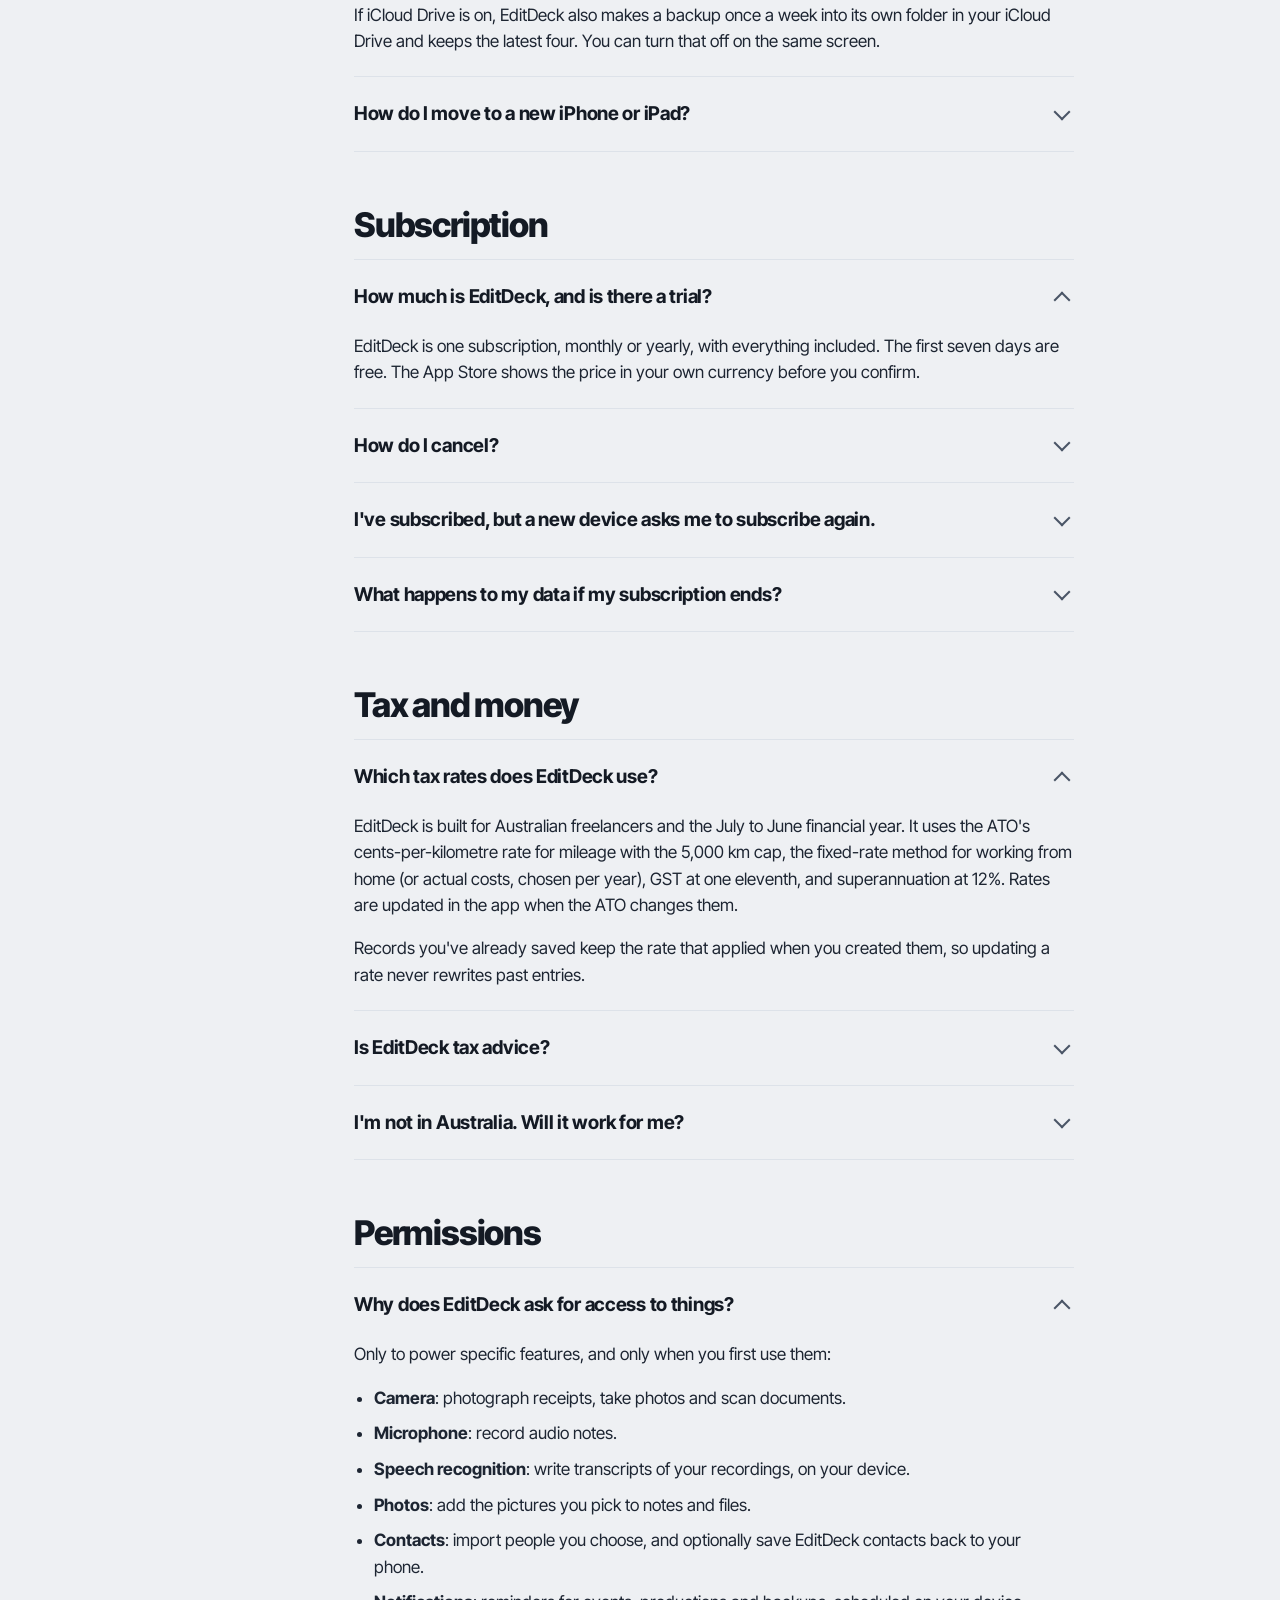
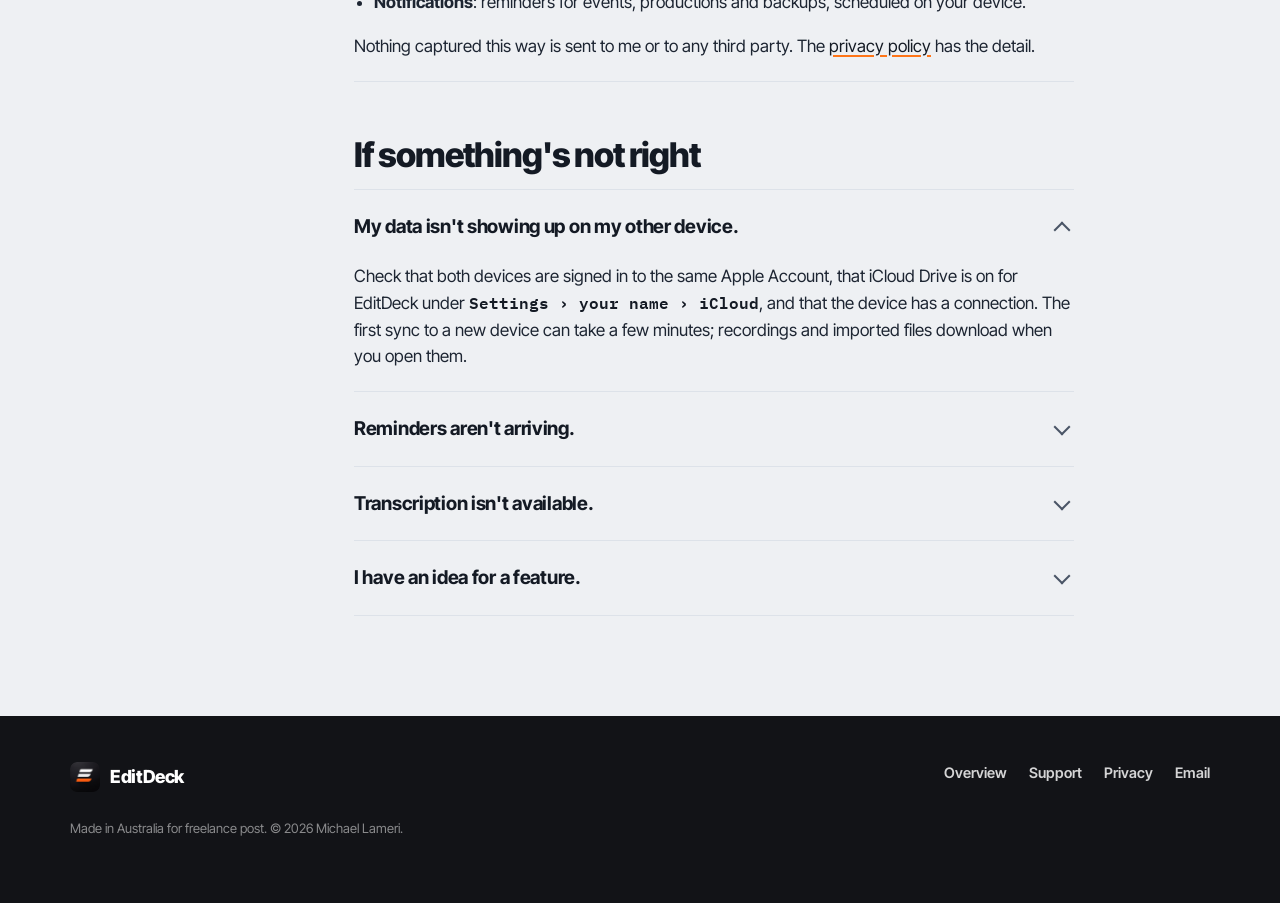
<file: support.html>
<!doctype html>
<html lang="en-AU">
<head>
<meta charset="utf-8">
<meta name="viewport" content="width=device-width, initial-scale=1">
<title>Support · EditDeck</title>
<meta name="description" content="Help with EditDeck: syncing, backups, subscriptions, tax rates and permissions, and how to reach the developer.">
<meta name="theme-color" content="#121317">
<meta name="color-scheme" content="light">
<link rel="canonical" href="https://mgit-26c0d3.github.io/EditDeckiOS/support.html">
<link rel="icon" type="image/png" sizes="64x64" href="images/favicon-64.png">
<link rel="apple-touch-icon" href="apple-touch-icon.png">
<link rel="preconnect" href="https://fonts.googleapis.com">
<link rel="preconnect" href="https://fonts.gstatic.com" crossorigin>
<link href="https://fonts.googleapis.com/css2?family=Inter+Tight:wght@400..800&family=IBM+Plex+Mono:wght@500;600&display=swap" rel="stylesheet">
<link rel="stylesheet" href="site.css">
</head>
<body>
<a class="skip" href="#main">Skip to content</a>

<header class="nav">
  <div class="wrap">
    <a class="brand" href="./" aria-label="EditDeck home"><img src="images/icon-128.png" width="30" height="30" alt="">EditDeck</a>
    <nav class="nav-links" aria-label="Site">
      <a href="./">Overview</a>
      <a href="./#pricing">Pricing</a>
      <a href="support.html" aria-current="page">Support</a>
      <a href="privacy-policy.html">Privacy</a>
    </nav>
    <a class="btn" href="./#pricing">Get EditDeck</a>
  </div>
</header>

<main id="main">
<section class="doc-hero on-dark">
  <div class="wrap">
    <span class="eyebrow">Support</span>
    <h1>How can I help?</h1>
    <p class="lede">Questions, bugs and feature requests go straight to the person who builds the app.</p>
    <div class="cta-row" style="margin-top:26px">
      <a class="btn" href="mailto:madebymikesupport@icloud.com">
        <svg viewBox="0 0 24 24" fill="none" stroke="currentColor" stroke-width="2" stroke-linecap="round" stroke-linejoin="round" aria-hidden="true"><rect x="3" y="5" width="18" height="14" rx="2.5"/><path d="m4 7 8 6 8-6"/></svg>
        Email support
      </a>
      <span class="fine">madebymikesupport@icloud.com</span>
    </div>
  </div>
</section>

<div class="doc-wrap">
  <nav class="toc" aria-label="Contents">
    <b>On this page</b>
    <a href="#contact">Get in touch</a>
    <a href="#data">Your data and iCloud</a>
    <a href="#backups">Backups and new devices</a>
    <a href="#subscription">Subscription</a>
    <a href="#money">Tax and money</a>
    <a href="#permissions">Permissions</a>
    <a href="#trouble">If something's not right</a>
  </nav>

  <article class="doc">
    <h2 id="contact">Get in touch</h2>
    <p>EditDeck is built and maintained by one developer, so your message reaches me directly. Whether it's a bug, a question or a feature you'd like to see, I read everything and aim to reply within a few days.</p>
    <div class="callout">
      <p><b>Reporting a bug?</b> It helps to include your device (iPhone or iPad, and which model), your iOS version, the EditDeck version from the bottom of the More menu, and what you were doing when it happened. A screenshot or screen recording is even better.</p>
    </div>

    <h2 id="data">Your data and iCloud</h2>
    <div class="faq">
      <details open>
        <summary>Where is my data stored?</summary>
        <div class="a"><p>On your device first. If you're signed in to iCloud, EditDeck also mirrors it into your own private iCloud container so it turns up on your other devices. There is no EditDeck account and no EditDeck server, and I have no way of seeing your data at any point.</p></div>
      </details>
      <details>
        <summary>Do I need an account or an internet connection?</summary>
        <div class="a"><p>No account, ever. The app works fully offline. iCloud sync is the only part that wants a connection, and when it isn't available EditDeck carries on with the copy on your device and catches up later.</p></div>
      </details>
      <details>
        <summary>How does syncing between iPhone and iPad work?</summary>
        <div class="a">
          <p>Through iCloud, under your own Apple Account. Sign in to the same account on both and your library follows. Your records, note images and receipts travel in EditDeck's private CloudKit database. Audio notes and imported files go through iCloud Drive instead, so they download when you open them rather than filling every device you own.</p>
          <p>There's no switch inside EditDeck. Sync follows your device: turn off iCloud Drive for EditDeck in <span class="path">Settings › your name › iCloud</span> and the app runs on a local-only store from then on.</p>
        </div>
      </details>
      <details>
        <summary>What happens to my data if I delete the app?</summary>
        <div class="a"><p>Deleting EditDeck removes the copy on that device. If you've been syncing, the copy in your iCloud account stays until you remove it yourself under <span class="path">Settings › your name › iCloud › Manage Account Storage</span>. Export a backup first if you want something you can keep outside iCloud.</p></div>
      </details>
    </div>

    <h2 id="backups">Backups and new devices</h2>
    <div class="faq">
      <details open>
        <summary>How do I back up my data?</summary>
        <div class="a">
          <p>Go to <span class="path">More › Backup &amp; Restore</span> and export a single <code>.editdeck</code> file holding your productions, notes, audio, receipts, files and settings. Save it wherever you like.</p>
          <p>If iCloud Drive is on, EditDeck also makes a backup once a week into its own folder in your iCloud Drive and keeps the latest four. You can turn that off on the same screen.</p>
        </div>
      </details>
      <details>
        <summary>How do I move to a new iPhone or iPad?</summary>
        <div class="a"><p>If you use iCloud, a new device signed in to the same Apple Account picks everything up on its own; give it a little while on the first launch. Otherwise, open a backup file on the new device and choose a restore: a full restore replaces what's there with a clean copy, and a merge folds the backup into what you already have. A first launch also offers <b>Restore from a backup</b>.</p></div>
      </details>
    </div>

    <h2 id="subscription">Subscription</h2>
    <div class="faq">
      <details open>
        <summary>How much is EditDeck, and is there a trial?</summary>
        <div class="a"><p>EditDeck is one subscription, monthly or yearly, with everything included. The first seven days are free. The App Store shows the price in your own currency before you confirm.</p></div>
      </details>
      <details>
        <summary>How do I cancel?</summary>
        <div class="a"><p>In <span class="path">Settings › your name › Subscriptions</span> on your iPhone or iPad. If you cancel during the free trial you won't be charged. Apple handles all billing, so refunds are requested through Apple at <a href="https://reportaproblem.apple.com" rel="noopener">reportaproblem.apple.com</a>.</p></div>
      </details>
      <details>
        <summary>I've subscribed, but a new device asks me to subscribe again.</summary>
        <div class="a"><p>Make sure the device is signed in to the App Store with the same Apple Account, then tap <b>Restore Purchases</b> on the subscription screen. Offer codes can be redeemed from the same screen.</p></div>
      </details>
      <details>
        <summary>What happens to my data if my subscription ends?</summary>
        <div class="a"><p>Nothing is deleted. It stays on your device and in your iCloud, and the subscription screen still lets you back it all up to a file. Subscribe again and everything is exactly where you left it.</p></div>
      </details>
    </div>

    <h2 id="money">Tax and money</h2>
    <div class="faq">
      <details open>
        <summary>Which tax rates does EditDeck use?</summary>
        <div class="a">
          <p>EditDeck is built for Australian freelancers and the July to June financial year. It uses the ATO's cents-per-kilometre rate for mileage with the 5,000 km cap, the fixed-rate method for working from home (or actual costs, chosen per year), GST at one eleventh, and superannuation at 12%. Rates are updated in the app when the ATO changes them.</p>
          <p>Records you've already saved keep the rate that applied when you created them, so updating a rate never rewrites past entries.</p>
        </div>
      </details>
      <details>
        <summary>Is EditDeck tax advice?</summary>
        <div class="a"><p>No. It keeps your records tidy and adds them up, and the accountant pack hands your accountant everything in one go. Check your return with your accountant or the ATO.</p></div>
      </details>
      <details>
        <summary>I'm not in Australia. Will it work for me?</summary>
        <div class="a"><p>The schedule, productions, notes, recordings, files, music and contacts work anywhere. The tax totals follow Australian rules, so treat them as a guide only elsewhere.</p></div>
      </details>
    </div>

    <h2 id="permissions">Permissions</h2>
    <div class="faq">
      <details open>
        <summary>Why does EditDeck ask for access to things?</summary>
        <div class="a">
          <p>Only to power specific features, and only when you first use them:</p>
          <ul>
            <li><b>Camera</b>: photograph receipts, take photos and scan documents.</li>
            <li><b>Microphone</b>: record audio notes.</li>
            <li><b>Speech recognition</b>: write transcripts of your recordings, on your device.</li>
            <li><b>Photos</b>: add the pictures you pick to notes and files.</li>
            <li><b>Contacts</b>: import people you choose, and optionally save EditDeck contacts back to your phone.</li>
            <li><b>Notifications</b>: reminders for events, productions and backups, scheduled on your device.</li>
          </ul>
          <p>Nothing captured this way is sent to me or to any third party. The <a href="privacy-policy.html#permissions">privacy policy</a> has the detail.</p>
        </div>
      </details>
    </div>

    <h2 id="trouble">If something's not right</h2>
    <div class="faq">
      <details open>
        <summary>My data isn't showing up on my other device.</summary>
        <div class="a"><p>Check that both devices are signed in to the same Apple Account, that iCloud Drive is on for EditDeck under <span class="path">Settings › your name › iCloud</span>, and that the device has a connection. The first sync to a new device can take a few minutes; recordings and imported files download when you open them.</p></div>
      </details>
      <details>
        <summary>Reminders aren't arriving.</summary>
        <div class="a"><p>Check that notifications are allowed for EditDeck in <span class="path">Settings › Notifications › EditDeck</span>, then look at <span class="path">More › Notifications</span> in the app, where each kind of reminder and the quiet hours can be set.</p></div>
      </details>
      <details>
        <summary>Transcription isn't available.</summary>
        <div class="a"><p>Transcripts are written on your device, so they need speech recognition allowed for EditDeck and on-device recognition for your language. If your device can't transcribe on its own, EditDeck won't send the audio elsewhere to do it.</p></div>
      </details>
      <details>
        <summary>I have an idea for a feature.</summary>
        <div class="a"><p>Please send it to <a href="mailto:madebymikesupport@icloud.com">madebymikesupport@icloud.com</a>. Feature requests genuinely shape what gets built next.</p></div>
      </details>
    </div>
  </article>
</div>
</main>

<footer class="foot">
  <div class="wrap">
    <a class="brand" href="./"><img src="images/icon-128.png" width="30" height="30" alt="">EditDeck</a>
    <nav aria-label="Footer">
      <a href="./">Overview</a>
      <a href="support.html">Support</a>
      <a href="privacy-policy.html">Privacy</a>
      <a href="mailto:madebymikesupport@icloud.com">Email</a>
    </nav>
    <p class="small">Made in Australia for freelance post. © 2026 Michael Lameri.</p>
  </div>
</footer>
</body>
</html>
</file>
<file: site.css>
/* EditDeck site · shared styles (October 2026 redesign)
   Brand from the app icon: graphite tile, white bars, one orange bar.
   The app's own screens carry the colour; the page stays quiet around them. */

:root {
  --graphite: #121317;
  --graphite-2: #1a1c22;
  --graphite-3: #262932;
  --graphite-line: rgba(255, 255, 255, .10);
  --ink: #141a24;
  --text: #1d2532;
  --slate: #4a5566;
  --muted: #6b7686;
  --page: #eef0f3;
  --card: #ffffff;
  --rule: #dde2e9;
  --orange: #ff7518;
  --orange-ink: #b84c06;          /* orange for small text on white (4.6:1) */
  --steel: #50678a;
  --steel-deep: #2a3c58;
  --teal: #0b8c9c;
  /* production colours, as the app draws them */
  --p-coral: #2dbfd8;
  --p-wild: #2ea572;
  --p-quiet: #6fa8dc;
  --p-night: #f06e6e;
  --p-salt: #efa978;
  --radius: 22px;
  --wrap: 1180px;
  --gutter: 20px;
  --mono: "IBM Plex Mono", ui-monospace, "SF Mono", Menlo, monospace;
  --sans: "Inter Tight", -apple-system, BlinkMacSystemFont, "Segoe UI", system-ui, sans-serif;
  color-scheme: light;
}

*, *::before, *::after { box-sizing: border-box; }
html { -webkit-text-size-adjust: 100%; scroll-behavior: smooth; scroll-padding-top: 76px; }
@media (prefers-reduced-motion: reduce) { html { scroll-behavior: auto; } }
body {
  margin: 0;
  background: var(--page);
  color: var(--text);
  font-family: var(--sans);
  font-size: 17px;
  line-height: 1.55;
  -webkit-font-smoothing: antialiased;
  text-rendering: optimizeLegibility;
  overflow-x: hidden;
}
img { max-width: 100%; height: auto; display: block; }
a { color: inherit; }
p { margin: 0 0 1em; }
h1, h2, h3 { margin: 0; color: var(--ink); font-weight: 800; letter-spacing: -0.035em; line-height: 1.02; }
:focus-visible { outline: 3px solid var(--orange); outline-offset: 3px; border-radius: 6px; }

.wrap { width: 100%; max-width: var(--wrap); margin: 0 auto; padding: 0 var(--gutter); }
.skip { position: absolute; left: -9999px; top: 8px; background: var(--card); padding: 8px 14px; border-radius: 10px; z-index: 100; }
.skip:focus { left: 12px; }

/* ── labels ──────────────────────────────────────────── */
.eyebrow {
  display: inline-flex; align-items: center; gap: 10px;
  font: 600 12.5px/1 var(--mono); letter-spacing: .18em; text-transform: uppercase;
  color: var(--slate);
}
.eyebrow::before { content: ""; width: 18px; height: 3px; border-radius: 2px; background: var(--orange); }
.on-dark .eyebrow { color: rgba(255, 255, 255, .7); }
.lede { font-size: clamp(18px, 2.1vw, 21px); line-height: 1.5; color: var(--slate); max-width: 34em; }
.on-dark .lede { color: rgba(255, 255, 255, .74); }

/* ── nav ─────────────────────────────────────────────── */
.nav {
  position: sticky; top: 0; z-index: 50;
  background: rgba(18, 19, 23, .82);
  -webkit-backdrop-filter: saturate(160%) blur(16px); backdrop-filter: saturate(160%) blur(16px);
  border-bottom: 1px solid var(--graphite-line);
}
.nav .wrap { display: flex; align-items: center; gap: 22px; height: 60px; }
.brand { display: inline-flex; align-items: center; gap: 10px; text-decoration: none; color: #fff; font-weight: 800; font-size: 18px; letter-spacing: -0.02em; }
.brand img { width: 30px; height: 30px; border-radius: 7px; }
.nav-links { display: flex; gap: 4px; margin-left: auto; }
.nav-links a {
  color: rgba(255, 255, 255, .74); text-decoration: none; font-size: 15px; font-weight: 500;
  padding: 8px 11px; border-radius: 9px;
}
.nav-links a:hover, .nav-links a[aria-current="page"] { color: #fff; background: rgba(255, 255, 255, .08); }
.nav .btn { padding: 0 16px; height: 38px; font-size: 15px; }
@media (max-width: 860px) { .nav-links { display: none; } .nav .btn { margin-left: auto; } }

/* ── buttons ─────────────────────────────────────────── */
.btn {
  display: inline-flex; align-items: center; justify-content: center; gap: 9px;
  height: 52px; padding: 0 24px; border-radius: 999px;
  background: var(--orange); color: var(--ink);
  font: 700 16.5px/1 var(--sans); letter-spacing: -0.01em; text-decoration: none;
  border: 0; cursor: pointer;
  transition: transform .15s ease, box-shadow .2s ease, background .2s ease;
  box-shadow: 0 8px 24px -10px rgba(255, 117, 24, .7);
}
.btn:hover { transform: translateY(-1px); background: #ff8635; }
.btn:active { transform: translateY(1px); }
.btn.ghost { background: transparent; color: #fff; box-shadow: inset 0 0 0 1.5px rgba(255, 255, 255, .3); }
.btn.ghost:hover { background: rgba(255, 255, 255, .08); }
.btn.dark { background: var(--ink); color: #fff; box-shadow: none; }
.btn svg { width: 18px; height: 18px; flex: none; }

/* App Store badge, drawn in the shape of Apple's. Until launch it reads
   "Coming soon". APP-STORE-LINK: swap href for the app's URL at launch. */
.store {
  display: inline-flex; align-items: center; gap: 11px;
  height: 56px; padding: 0 20px 0 16px; border-radius: 14px;
  background: #000; color: #fff; text-decoration: none;
  box-shadow: inset 0 0 0 1.5px rgba(255, 255, 255, .22);
  transition: transform .15s ease;
}
.store:hover { transform: translateY(-1px); }
.store svg { width: 26px; height: 26px; }
.store small { display: block; font: 500 11px/1.1 var(--sans); letter-spacing: .02em; opacity: .82; }
.store b { display: block; font: 700 21px/1.05 var(--sans); letter-spacing: -0.02em; }
.cta-row { display: flex; flex-wrap: wrap; align-items: center; gap: 14px 18px; }
.fine { font: 500 13px/1.4 var(--mono); letter-spacing: .04em; color: var(--muted); }
.on-dark .fine { color: rgba(255, 255, 255, .6); }

/* ── phones ──────────────────────────────────────────── */
.phone {
  position: relative; width: 100%;
  padding: 2.6%;
  border-radius: 15.5% / 7.2%;
  background: linear-gradient(145deg, #3a3d46, #121317 40%, #1d1f25);
  box-shadow:
    0 0 0 1px rgba(255, 255, 255, .08) inset,
    0 40px 70px -30px rgba(10, 14, 22, .55),
    0 18px 30px -18px rgba(10, 14, 22, .45);
}
.phone picture, .phone img { border-radius: 13% / 6%; overflow: hidden; width: 100%; aspect-ratio: 880 / 1912; background: #e9edf2; }
.phone img { object-fit: cover; }

/* ── hero ────────────────────────────────────────────── */
.hero {
  position: relative; overflow: hidden; color: #fff;
  background:
    radial-gradient(1200px 520px at 78% 30%, rgba(45, 191, 216, .14), transparent 60%),
    radial-gradient(900px 600px at 10% 100%, rgba(255, 117, 24, .10), transparent 60%),
    linear-gradient(180deg, var(--graphite) 0%, var(--graphite-2) 100%);
  padding: clamp(48px, 7vw, 92px) 0 0;
}
.hero .wrap { display: grid; grid-template-columns: 1.02fr 1fr; gap: 40px; align-items: center; }
.hero h1 { color: #fff; font-size: clamp(46px, 6.4vw, 86px); margin: 22px 0 22px; }
.hero h1 em { font-style: normal; color: var(--orange); }
.hero .lede { margin-bottom: 30px; }
.hero .cta-row { margin-bottom: 14px; }
.hero-art { position: relative; height: clamp(520px, 50vw, 660px); align-self: end; }
.hero-art .phone { position: absolute; }
.hero-art .p1 { width: clamp(220px, 21vw, 290px); left: 50%; transform: translateX(-50%); bottom: -90px; z-index: 3; }
.hero-art .p2, .hero-art .p3 { width: clamp(180px, 17vw, 236px); bottom: 10px; z-index: 2; }
.hero-art .p2 { left: 0; transform: rotate(-5deg); }
.hero-art .p3 { right: 0; transform: rotate(5deg); }
/* the timeline behind the phones: production lanes and the playhead */
.lanes { position: absolute; inset: 0 0 auto 0; height: 58%; pointer-events: none; }
.lanes i { position: absolute; height: 20px; border-radius: 6px; opacity: .5; }
.lanes i:nth-child(1) { top: 6%;  left: 8%;  width: 52%; background: var(--p-coral); }
.lanes i:nth-child(2) { top: 20%; left: 26%; width: 70%; background: var(--p-wild); }
.lanes i:nth-child(3) { top: 34%; left: 0;   width: 36%; background: var(--p-quiet); }
.lanes i:nth-child(4) { top: 48%; left: 46%; width: 24%; background: var(--p-night); }
.lanes i:nth-child(5) { top: 62%; left: 64%; width: 36%; background: var(--p-salt); }
.lanes b { position: absolute; top: -4%; bottom: -40%; left: 47%; width: 3px; border-radius: 2px; background: var(--orange); box-shadow: 0 0 18px rgba(255, 117, 24, .8); }
.lanes b::before { content: ""; position: absolute; top: -2px; left: -6px; width: 15px; height: 12px; background: var(--orange); clip-path: polygon(0 0, 100% 0, 50% 100%); }
.facts {
  position: relative; z-index: 4; margin-top: 0;
  border-top: 1px solid var(--graphite-line);
  background: rgba(18, 19, 23, .88);
}
.facts ul { list-style: none; margin: 0 auto; padding: 18px var(--gutter); max-width: var(--wrap); display: flex; flex-wrap: wrap; gap: 10px 28px; justify-content: center; }
.facts li { display: inline-flex; align-items: center; gap: 9px; font: 500 12.5px/1 var(--mono); letter-spacing: .12em; text-transform: uppercase; color: rgba(255, 255, 255, .72); }
.facts li::before { content: ""; width: 7px; height: 7px; border-radius: 50%; background: var(--c, var(--orange)); }

@media (max-width: 920px) {
  .hero .wrap { grid-template-columns: 1fr; }
  .hero-art { height: 560px; margin-top: 16px; max-width: 620px; width: 100%; justify-self: center; }
  .hero-art .p1 { width: 250px; }
  .hero-art .p2, .hero-art .p3 { width: 200px; }
}
@media (max-width: 520px) {
  .hero-art { height: 470px; }
  .hero-art .p1 { width: 210px; bottom: -80px; }
  .hero-art .p2, .hero-art .p3 { width: 160px; bottom: 30px; }
  .hero-art .p2 { left: -24px; } .hero-art .p3 { right: -24px; }
}

/* ── sections ────────────────────────────────────────── */
.sec { padding: clamp(72px, 10vw, 128px) 0; }
.sec-head { max-width: 760px; margin-bottom: clamp(36px, 5vw, 60px); }
.sec-head h2 { font-size: clamp(36px, 5.2vw, 62px); margin: 18px 0 18px; }
.sec-head.center { margin-left: auto; margin-right: auto; text-align: center; }
.sec-head.center .eyebrow { justify-content: center; }
.sec-head.center .lede { margin: 0 auto; }
.dark { background: var(--graphite); color: #fff; }
.dark h2, .dark h3 { color: #fff; }
.steel { background: linear-gradient(180deg, var(--steel-deep), #1f2d45); color: #fff; }
.steel h2, .steel h3 { color: #fff; }
.white { background: var(--card); }

/* the three schedule views */
.trio { display: grid; grid-template-columns: repeat(3, 1fr); gap: clamp(18px, 3vw, 40px); align-items: start; }
.trio figure { margin: 0; }
.trio figure:nth-child(2) { margin-top: 48px; }
.trio figcaption { margin-top: 22px; }
.trio figcaption b { display: block; font-size: 21px; letter-spacing: -0.02em; color: var(--ink); margin-bottom: 4px; }
.trio figcaption span { color: var(--slate); font-size: 16px; }
@media (max-width: 760px) {
  .trio { grid-template-columns: 1fr; max-width: 340px; margin: 0 auto; gap: 48px; }
  .trio figure:nth-child(2) { margin-top: 0; }
}

/* split rows: words one side, phones the other */
.split { display: grid; grid-template-columns: 1fr 1fr; gap: clamp(32px, 6vw, 88px); align-items: center; }
.split + .split { margin-top: clamp(80px, 10vw, 130px); }
.split.flip > :first-child { order: 2; }
.split h3 { font-size: clamp(30px, 3.6vw, 44px); margin: 16px 0 16px; }
.split .copy p { color: var(--slate); font-size: 18px; }
.dark .split .copy p, .steel .split .copy p { color: rgba(255, 255, 255, .74); }
.pair { position: relative; display: grid; grid-template-columns: 1fr 1fr; gap: 22px; align-items: start; max-width: 560px; margin: 0 auto; }
.pair .phone:nth-child(2) { margin-top: 70px; }
.solo { max-width: 300px; margin: 0 auto; }
@media (max-width: 860px) {
  .split { grid-template-columns: 1fr; }
  .split.flip > :first-child { order: 0; }
}
@media (max-width: 420px) { .pair { gap: 12px; } .pair .phone:nth-child(2) { margin-top: 40px; } }

.ticks { list-style: none; padding: 0; margin: 22px 0 0; display: grid; gap: 12px; }
.ticks li { position: relative; padding-left: 30px; color: var(--text); }
.ticks li::before {
  content: ""; position: absolute; left: 0; top: .32em; width: 18px; height: 18px; border-radius: 50%;
  background: var(--orange) url("data:image/svg+xml,%3Csvg xmlns='http://www.w3.org/2000/svg' viewBox='0 0 20 20'%3E%3Cpath d='M5.5 10.5l3 3 6-7' fill='none' stroke='%23141a24' stroke-width='2.4' stroke-linecap='round' stroke-linejoin='round'/%3E%3C/svg%3E") center/14px no-repeat;
}
.dark .ticks li, .steel .ticks li { color: rgba(255, 255, 255, .86); }
.ticks b { color: var(--ink); }
.dark .ticks b, .steel .ticks b { color: #fff; }

.chips { display: flex; flex-wrap: wrap; gap: 8px; margin-top: 22px; }
.chips span { font: 500 12px/1 var(--mono); letter-spacing: .08em; text-transform: uppercase; padding: 9px 12px; border-radius: 999px; background: var(--card); color: var(--slate); box-shadow: inset 0 0 0 1px var(--rule); }
.dark .chips span, .steel .chips span { background: rgba(255, 255, 255, .06); color: rgba(255, 255, 255, .78); box-shadow: inset 0 0 0 1px rgba(255, 255, 255, .14); }

/* ── workspace tabs ──────────────────────────────────── */
.tabs { display: flex; flex-wrap: wrap; gap: 8px; margin-bottom: clamp(30px, 4vw, 48px); }
.tab {
  display: inline-flex; align-items: center; gap: 9px;
  padding: 11px 16px; border-radius: 999px; border: 0; cursor: pointer;
  background: var(--card); color: var(--slate);
  font: 600 15px/1 var(--sans); letter-spacing: -0.01em;
  box-shadow: inset 0 0 0 1px var(--rule);
  transition: background .15s ease, color .15s ease;
}
.tab i { width: 9px; height: 9px; border-radius: 50%; background: var(--c); }
.tab:hover { color: var(--ink); }
.tab[aria-selected="true"] { background: var(--ink); color: #fff; box-shadow: none; }
.panel { display: grid; grid-template-columns: 1.05fr 1fr; gap: clamp(32px, 6vw, 80px); align-items: center; }
.panel[hidden], .tabs[hidden] { display: none; }
.panel + .panel { margin-top: 90px; }          /* without JS every panel shows, stacked */
.js .panel + .panel { margin-top: 0; }
.panel h3 { font-size: clamp(30px, 3.6vw, 44px); margin: 16px 0 16px; }
.panel .copy p { color: var(--slate); font-size: 18px; }
.panel .pair, .panel .solo { width: 100%; }
@media (max-width: 860px) { .panel { grid-template-columns: 1fr; } }

/* ── money ───────────────────────────────────────────── */
.money-grid { display: grid; grid-template-columns: 1.2fr 1fr; gap: clamp(32px, 6vw, 80px); align-items: center; }
.fan { position: relative; display: grid; grid-template-columns: 1fr 1.12fr 1fr; gap: 14px; align-items: end; }
.fan .phone:nth-child(1), .fan .phone:nth-child(3) { margin-bottom: 40px; }
.notes-list { display: grid; gap: 18px; margin-top: 8px; }
.notes-list div { border-top: 1px solid rgba(255, 255, 255, .14); padding-top: 16px; }
.notes-list b { display: block; color: #fff; font-size: 18px; letter-spacing: -0.015em; margin-bottom: 3px; }
.notes-list span { color: rgba(255, 255, 255, .72); font-size: 16px; }
@media (max-width: 960px) { .money-grid { grid-template-columns: 1fr; } .fan { max-width: 620px; margin: 0 auto; } }

/* ── cards ───────────────────────────────────────────── */
.cards { display: grid; grid-template-columns: repeat(3, 1fr); gap: 16px; }
.card { background: var(--card); border-radius: var(--radius); padding: 26px 24px 24px; box-shadow: 0 1px 0 rgba(20, 26, 36, .04), 0 10px 30px -22px rgba(20, 26, 36, .35); }
.card .ico { width: 42px; height: 42px; border-radius: 12px; display: grid; place-items: center; background: var(--page); color: var(--ink); margin-bottom: 18px; }
.card .ico svg { width: 22px; height: 22px; }
.card h3 { font-size: 21px; letter-spacing: -0.02em; line-height: 1.2; margin-bottom: 8px; }
.card p { color: var(--slate); font-size: 16px; margin: 0; }
@media (max-width: 900px) { .cards { grid-template-columns: 1fr 1fr; } }
@media (max-width: 600px) { .cards { grid-template-columns: 1fr; } }

/* ── privacy ─────────────────────────────────────────── */
.priv { display: grid; grid-template-columns: 1fr 1.1fr; gap: clamp(32px, 6vw, 90px); align-items: start; }
.priv h2 { font-size: clamp(40px, 6vw, 72px); margin: 18px 0 0; }
.priv .lede { margin-top: 22px; }
.priv-list { display: grid; gap: 0; border-top: 1px solid var(--graphite-line); }
.priv-list div { display: grid; grid-template-columns: 34px 1fr; gap: 14px; padding: 20px 0; border-bottom: 1px solid var(--graphite-line); }
.priv-list svg { width: 24px; height: 24px; color: var(--orange); margin-top: 2px; }
.priv-list b { display: block; color: #fff; font-size: 18px; letter-spacing: -0.015em; }
.priv-list span { color: rgba(255, 255, 255, .7); font-size: 16px; }
.textlink { display: inline-flex; align-items: center; gap: 6px; font-weight: 700; color: var(--ink); text-decoration: none; border-bottom: 2px solid var(--orange); padding-bottom: 2px; }
.on-dark .textlink, .dark .textlink { color: #fff; }
@media (max-width: 860px) { .priv { grid-template-columns: 1fr; } }

/* ── pricing ─────────────────────────────────────────── */
.price {
  display: grid; grid-template-columns: 1.1fr 1fr; gap: 0; overflow: hidden;
  background: var(--card); border-radius: 28px; box-shadow: 0 30px 60px -40px rgba(20, 26, 36, .45);
}
.price .l { padding: clamp(30px, 5vw, 56px); }
.price .r { padding: clamp(30px, 5vw, 56px); background: var(--page); border-left: 1px solid var(--rule); }
.price h2 { font-size: clamp(34px, 4.6vw, 54px); margin: 16px 0 16px; }
.price .l p { color: var(--slate); font-size: 18px; }
.price .cta-row { margin-top: 26px; }
@media (max-width: 860px) { .price { grid-template-columns: 1fr; } .price .r { border-left: 0; border-top: 1px solid var(--rule); } }

/* ── FAQ ─────────────────────────────────────────────── */
.faq { max-width: 860px; margin: 0 auto; }
.faq details { border-bottom: 1px solid var(--rule); }
.faq details:first-of-type { border-top: 1px solid var(--rule); }
.faq summary {
  list-style: none; cursor: pointer; padding: 22px 44px 22px 0; position: relative;
  font-size: 19px; font-weight: 700; letter-spacing: -0.015em; color: var(--ink);
}
.faq summary::-webkit-details-marker { display: none; }
.faq summary::after {
  content: ""; position: absolute; right: 6px; top: 50%; width: 12px; height: 12px; margin-top: -8px;
  border-right: 2.5px solid var(--slate); border-bottom: 2.5px solid var(--slate); transform: rotate(45deg);
  transition: transform .2s ease;
}
.faq details[open] summary::after { transform: rotate(225deg); margin-top: -2px; }
.faq .a { padding: 0 0 22px; color: var(--slate); max-width: 46em; }
.faq .a p:last-child { margin-bottom: 0; }
.faq code, .doc code { font: 500 .9em var(--mono); background: var(--page); padding: 2px 6px; border-radius: 6px; color: var(--ink); }
.path { font: 600 .92em var(--mono); color: var(--ink); white-space: nowrap; }

/* ── closing ─────────────────────────────────────────── */
.closing { text-align: center; }
.closing h2 { font-size: clamp(42px, 6.4vw, 84px); margin: 18px auto 20px; max-width: 12em; }
.closing .lede { margin: 0 auto 32px; }
.closing .cta-row { justify-content: center; }

/* ── footer ──────────────────────────────────────────── */
.foot { background: var(--graphite); color: rgba(255, 255, 255, .62); padding: 46px 0 52px; font-size: 14.5px; }
.foot .wrap { display: grid; grid-template-columns: 1fr auto; gap: 26px 40px; align-items: start; }
.foot nav { display: flex; flex-wrap: wrap; gap: 6px 22px; }
.foot nav a { color: rgba(255, 255, 255, .82); text-decoration: none; font-weight: 600; }
.foot nav a:hover { color: #fff; }
.foot .small { grid-column: 1 / -1; font-size: 13px; color: rgba(255, 255, 255, .5); max-width: 70em; }
@media (max-width: 640px) { .foot .wrap { grid-template-columns: 1fr; } }

/* ── document pages (support, privacy) ───────────────── */
.doc-hero { background: linear-gradient(180deg, var(--graphite), var(--graphite-2)); color: #fff; padding: clamp(56px, 8vw, 96px) 0 clamp(44px, 6vw, 70px); }
.doc-hero h1 { color: #fff; font-size: clamp(42px, 6vw, 72px); margin: 18px 0 16px; }
.doc-hero .lede { color: rgba(255, 255, 255, .74); }
.doc-wrap { display: grid; grid-template-columns: 220px minmax(0, 1fr); gap: clamp(28px, 5vw, 70px); padding: clamp(44px, 6vw, 72px) var(--gutter) 100px; max-width: var(--wrap); margin: 0 auto; }
.toc { position: sticky; top: 84px; align-self: start; font-size: 14.5px; }
.toc b { display: block; font: 600 12px/1 var(--mono); letter-spacing: .16em; text-transform: uppercase; color: var(--muted); margin-bottom: 14px; }
.toc a { display: block; padding: 6px 0; color: var(--slate); text-decoration: none; border-left: 2px solid var(--rule); padding-left: 12px; }
.toc a:hover { color: var(--ink); border-left-color: var(--orange); }
.doc { max-width: 720px; }
.doc h2 { font-size: clamp(26px, 3vw, 34px); margin: 56px 0 16px; scroll-margin-top: 84px; }
.doc h2:first-child { margin-top: 0; }
.doc h3 { font-size: 20px; letter-spacing: -0.02em; line-height: 1.25; margin: 30px 0 10px; }
.doc p, .doc li { color: var(--text); }
.doc ul { padding-left: 1.2em; }
.doc li { margin-bottom: .55em; }
.doc a { color: var(--ink); text-decoration-color: var(--orange); text-decoration-thickness: 2px; text-underline-offset: 3px; }
.callout { background: var(--card); border-radius: 18px; padding: 22px 24px; box-shadow: inset 0 0 0 1px var(--rule); margin: 0 0 28px; }
.callout p:last-child { margin: 0; }
.mail { display: inline-flex; align-items: center; gap: 10px; }
@media (max-width: 860px) { .doc-wrap { grid-template-columns: 1fr; } .toc { position: static; } }

/* ── reveal (only with JS and when motion is welcome) ── */
@media (prefers-reduced-motion: no-preference) {
  .js .rv { opacity: 0; transform: translateY(26px); transition: opacity .7s ease, transform .8s cubic-bezier(.2, .7, .2, 1); }
  .js .rv.in { opacity: 1; transform: none; }
  .js .rv.d1 { transition-delay: .08s; } .js .rv.d2 { transition-delay: .16s; } .js .rv.d3 { transition-delay: .24s; }
}

/* ── small screens ───────────────────────────────────── */
@media (max-width: 960px) { .money-grid > :first-child { order: 2; } }
@media (max-width: 640px) {
  .tabs { flex-wrap: nowrap; overflow-x: auto; margin-left: calc(var(--gutter) * -1); margin-right: calc(var(--gutter) * -1); padding: 2px var(--gutter) 6px; scrollbar-width: none; }
  .tabs::-webkit-scrollbar { display: none; }
  .tab { flex: none; }
  .lanes { height: 46%; }
}
</file>
